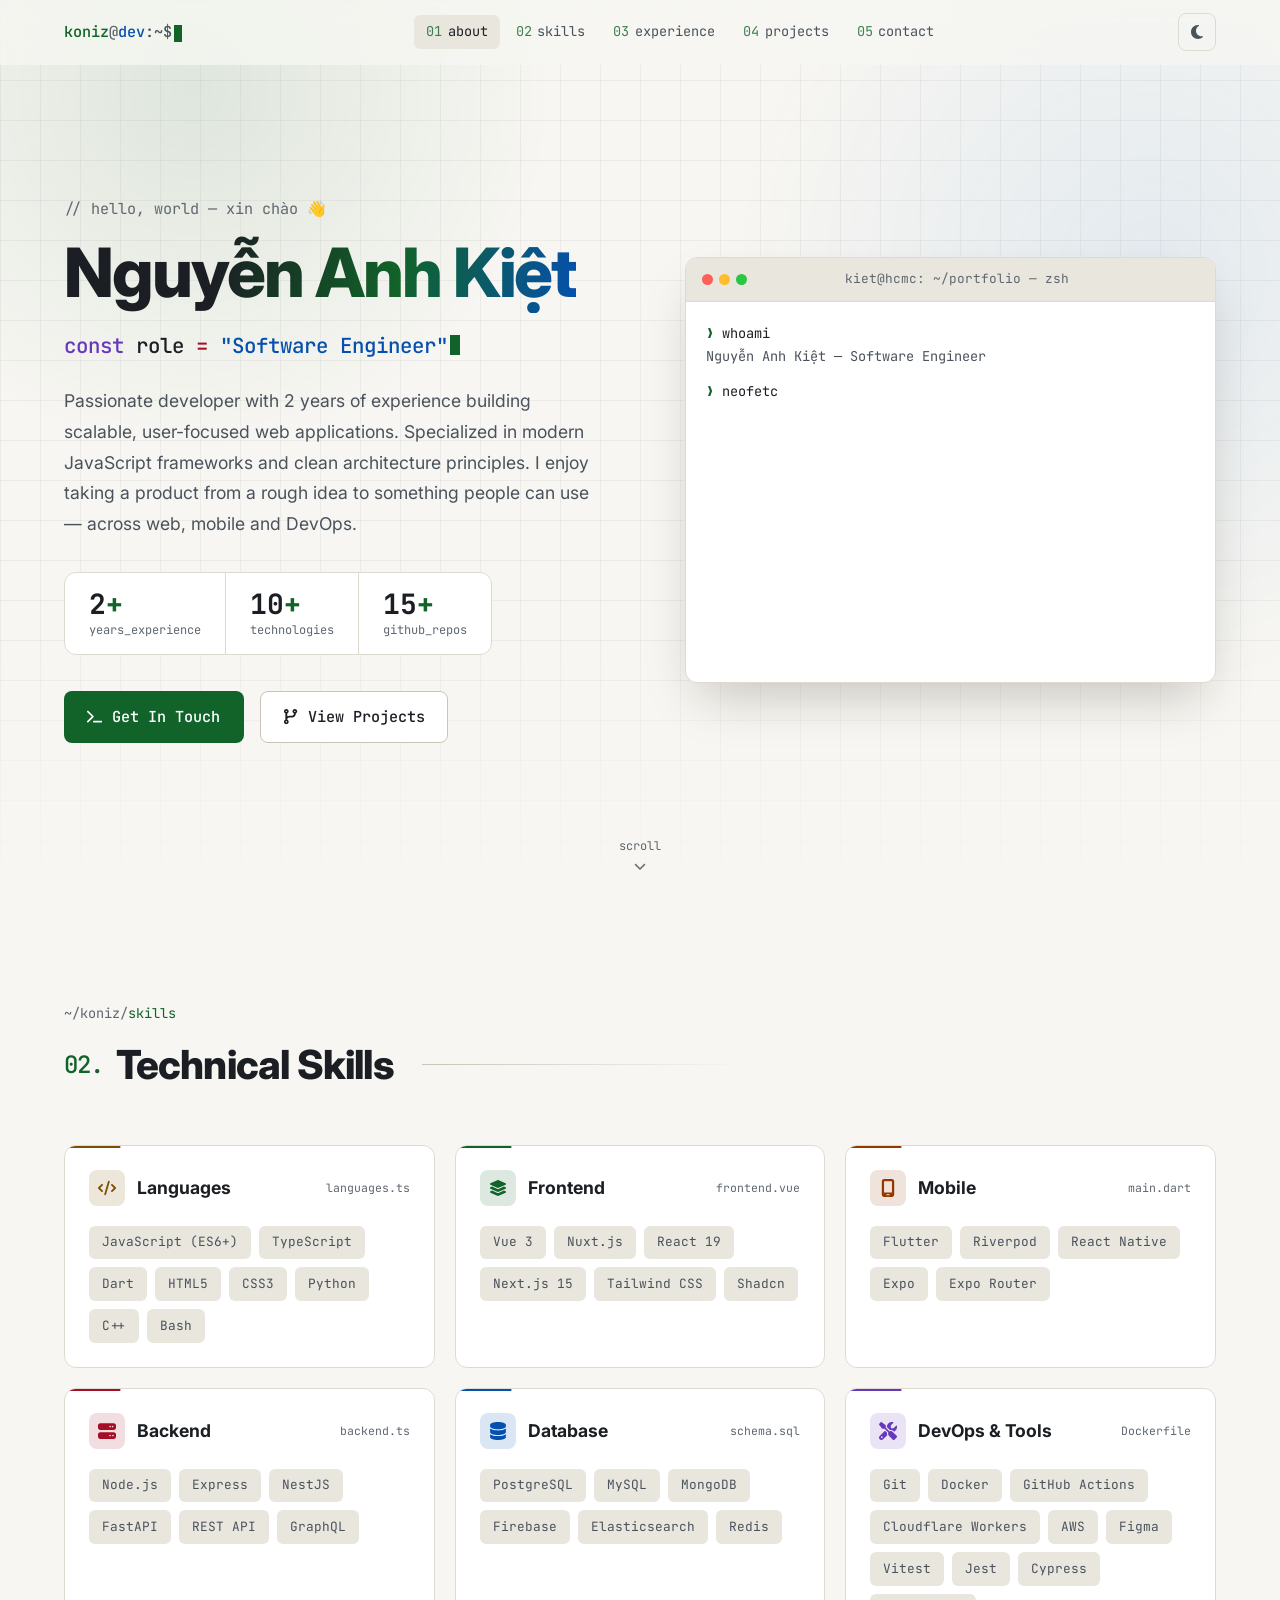
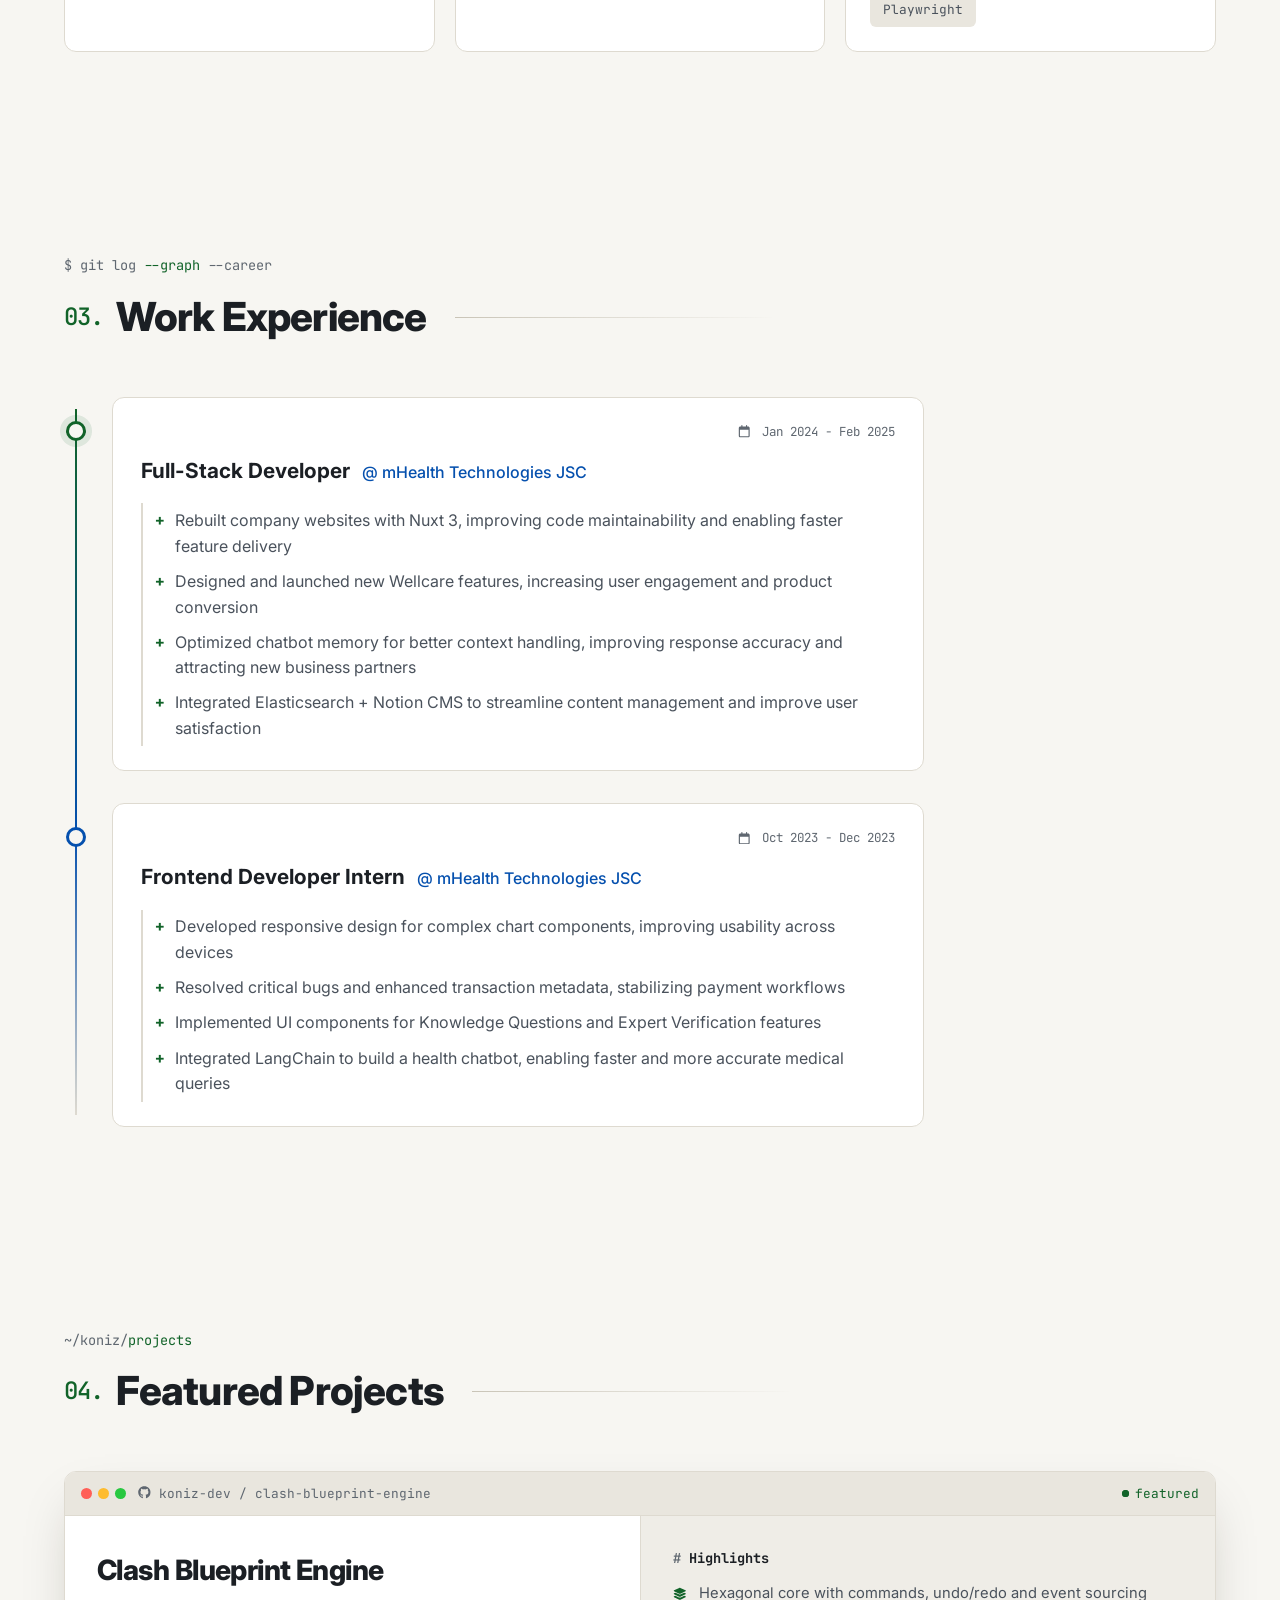
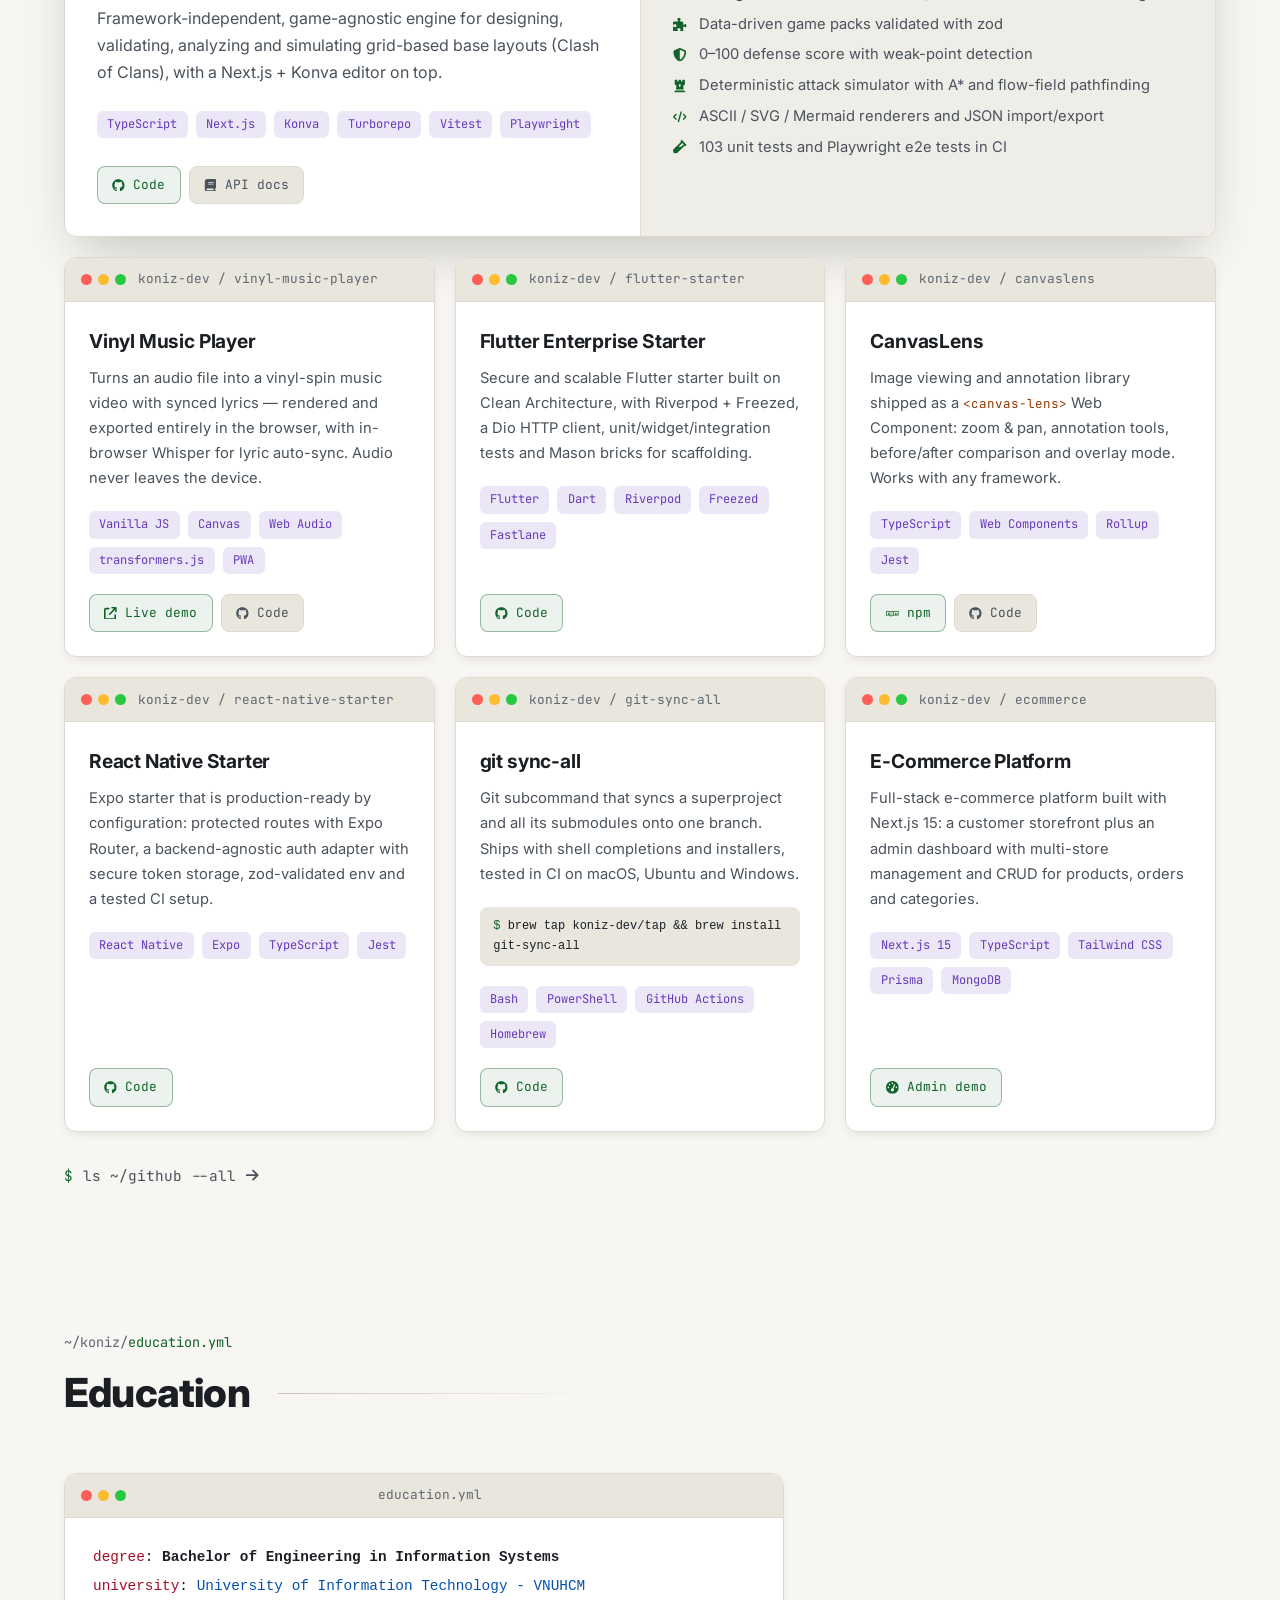
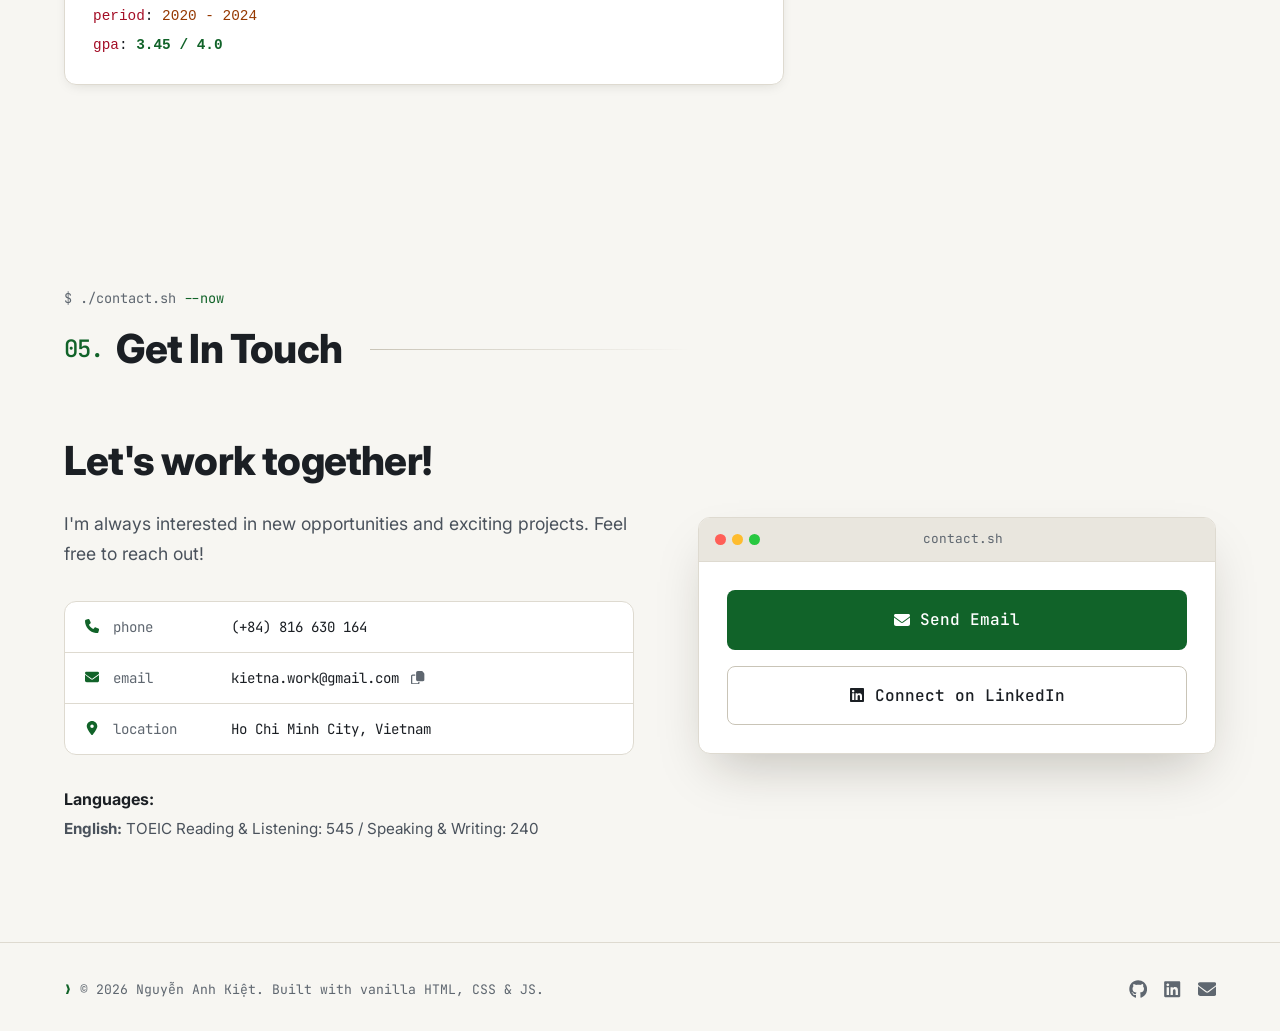
<file: index.html>
<!DOCTYPE html>
<html lang="en">
<head>
  <meta charset="UTF-8">
  <meta name="viewport" content="width=device-width, initial-scale=1.0">
  <title>Nguyễn Anh Kiệt - Software Engineer</title>
  <meta name="description" content="Nguyễn Anh Kiệt — Software Engineer building scalable, user-focused web applications with Vue, Nuxt, Next.js and Node.js.">
  <meta name="author" content="Nguyễn Anh Kiệt">
  <meta name="theme-color" content="#0b0f14">
  <link rel="canonical" href="https://koniz-dev.github.io/koniz-portfolio/">
  <link rel="icon" href="favicon.svg" type="image/svg+xml">
  <meta property="og:type" content="website">
  <meta property="og:url" content="https://koniz-dev.github.io/koniz-portfolio/">
  <meta property="og:title" content="Nguyễn Anh Kiệt - Software Engineer">
  <meta property="og:description" content="Software Engineer building scalable, user-focused web applications with Vue, Nuxt, Next.js and Node.js.">
  <meta property="og:image" content="https://koniz-dev.github.io/koniz-portfolio/og.jpg">
  <meta property="og:image:width" content="1200">
  <meta property="og:image:height" content="630">
  <meta property="og:image:alt" content="Nguyễn Anh Kiệt — Software Engineer">
  <meta name="twitter:card" content="summary_large_image">
  <script type="application/ld+json">
{
    "@context": "https://schema.org",
    "@type": "Person",
    "name": "Nguyễn Anh Kiệt",
    "alternateName": "Kiet Nguyen",
    "jobTitle": "Software Engineer",
    "url": "https://koniz-dev.github.io/koniz-portfolio/",
    "image": "https://koniz-dev.github.io/koniz-portfolio/avatar.jpg",
    "email": "mailto:kietna.work@gmail.com",
    "address": {
      "@type": "PostalAddress",
      "addressLocality": "Ho Chi Minh City",
      "addressCountry": "VN"
    },
    "alumniOf": {
      "@type": "CollegeOrUniversity",
      "name": "University of Information Technology - VNUHCM"
    },
    "knowsAbout": [
      "TypeScript",
      "Vue",
      "Nuxt",
      "React",
      "Next.js",
      "Node.js",
      "NestJS",
      "Flutter",
      "React Native",
      "Docker"
    ],
    "sameAs": [
      "https://github.com/koniz-dev",
      "https://www.linkedin.com/in/kiet-nguyen-583463276",
      "https://leetcode.com/koniz-dev/",
      "https://www.hackerrank.com/koniz_dev"
    ]
  }
  </script>
  <script>
    // Apply saved theme before paint to avoid a flash
    (function () {
      var theme = null;
      try { theme = localStorage.getItem('theme'); } catch (e) {}
      if (!theme) theme = window.matchMedia('(prefers-color-scheme: light)').matches ? 'light' : 'dark';
      document.documentElement.setAttribute('data-theme', theme);
      document.documentElement.classList.add('js');
    })();
  </script>
  <link rel="preconnect" href="https://fonts.googleapis.com">
  <link rel="preconnect" href="https://fonts.gstatic.com" crossorigin>
  <!-- Load web fonts without blocking first paint -->
  <link rel="preload" as="style" href="https://fonts.googleapis.com/css2?family=Inter:wght@400;500;700;800&family=JetBrains+Mono:wght@400;500;700&display=swap" onload="this.onload=null;this.rel='stylesheet'">
  <noscript><link rel="stylesheet" href="https://fonts.googleapis.com/css2?family=Inter:wght@400;500;700;800&family=JetBrains+Mono:wght@400;500;700&display=swap"></noscript>
  <link rel="stylesheet" href="./style.css">
</head>
<body>
  <!-- Icons: Font Awesome Free 6.4.0 by @fontawesome - https://fontawesome.com/license/free (Icons: CC BY 4.0) -->
  <svg width="0" height="0" style="position:absolute" aria-hidden="true">
    <symbol id="i-arrow-right" viewBox="0 0 448 512"><path d="M438.6 278.6c12.5-12.5 12.5-32.8 0-45.3l-160-160c-12.5-12.5-32.8-12.5-45.3 0s-12.5 32.8 0 45.3L338.8 224 32 224c-17.7 0-32 14.3-32 32s14.3 32 32 32l306.7 0L233.4 393.4c-12.5 12.5-12.5 32.8 0 45.3s32.8 12.5 45.3 0l160-160z"/></symbol>
    <symbol id="i-arrow-up" viewBox="0 0 384 512"><path d="M214.6 41.4c-12.5-12.5-32.8-12.5-45.3 0l-160 160c-12.5 12.5-12.5 32.8 0 45.3s32.8 12.5 45.3 0L160 141.2V448c0 17.7 14.3 32 32 32s32-14.3 32-32V141.2L329.4 246.6c12.5 12.5 32.8 12.5 45.3 0s12.5-32.8 0-45.3l-160-160z"/></symbol>
    <symbol id="i-arrow-up-right-from-square" viewBox="0 0 512 512"><path d="M320 0c-17.7 0-32 14.3-32 32s14.3 32 32 32h82.7L201.4 265.4c-12.5 12.5-12.5 32.8 0 45.3s32.8 12.5 45.3 0L448 109.3V192c0 17.7 14.3 32 32 32s32-14.3 32-32V32c0-17.7-14.3-32-32-32H320zM80 32C35.8 32 0 67.8 0 112V432c0 44.2 35.8 80 80 80H400c44.2 0 80-35.8 80-80V320c0-17.7-14.3-32-32-32s-32 14.3-32 32V432c0 8.8-7.2 16-16 16H80c-8.8 0-16-7.2-16-16V112c0-8.8 7.2-16 16-16H192c17.7 0 32-14.3 32-32s-14.3-32-32-32H80z"/></symbol>
    <symbol id="i-bars" viewBox="0 0 448 512"><path d="M0 96C0 78.3 14.3 64 32 64H416c17.7 0 32 14.3 32 32s-14.3 32-32 32H32C14.3 128 0 113.7 0 96zM0 256c0-17.7 14.3-32 32-32H416c17.7 0 32 14.3 32 32s-14.3 32-32 32H32c-17.7 0-32-14.3-32-32zM448 416c0 17.7-14.3 32-32 32H32c-17.7 0-32-14.3-32-32s14.3-32 32-32H416c17.7 0 32 14.3 32 32z"/></symbol>
    <symbol id="i-book" viewBox="0 0 448 512"><path d="M96 0C43 0 0 43 0 96V416c0 53 43 96 96 96H384h32c17.7 0 32-14.3 32-32s-14.3-32-32-32V384c17.7 0 32-14.3 32-32V32c0-17.7-14.3-32-32-32H384 96zm0 384H352v64H96c-17.7 0-32-14.3-32-32s14.3-32 32-32zm32-240c0-8.8 7.2-16 16-16H336c8.8 0 16 7.2 16 16s-7.2 16-16 16H144c-8.8 0-16-7.2-16-16zm16 48H336c8.8 0 16 7.2 16 16s-7.2 16-16 16H144c-8.8 0-16-7.2-16-16s7.2-16 16-16z"/></symbol>
    <symbol id="i-calendar" viewBox="0 0 448 512"><path d="M152 24c0-13.3-10.7-24-24-24s-24 10.7-24 24V64H64C28.7 64 0 92.7 0 128v16 48V448c0 35.3 28.7 64 64 64H384c35.3 0 64-28.7 64-64V192 144 128c0-35.3-28.7-64-64-64H344V24c0-13.3-10.7-24-24-24s-24 10.7-24 24V64H152V24zM48 192H400V448c0 8.8-7.2 16-16 16H64c-8.8 0-16-7.2-16-16V192z"/></symbol>
    <symbol id="i-chess-rook" viewBox="0 0 448 512"><path d="M32 192V48c0-8.8 7.2-16 16-16h64c8.8 0 16 7.2 16 16V88c0 4.4 3.6 8 8 8h32c4.4 0 8-3.6 8-8V48c0-8.8 7.2-16 16-16h64c8.8 0 16 7.2 16 16V88c0 4.4 3.6 8 8 8h32c4.4 0 8-3.6 8-8V48c0-8.8 7.2-16 16-16h64c8.8 0 16 7.2 16 16V192c0 10.1-4.7 19.6-12.8 25.6L352 256l16 144H80L96 256 44.8 217.6C36.7 211.6 32 202.1 32 192zm176 96h32c8.8 0 16-7.2 16-16V224c0-17.7-14.3-32-32-32s-32 14.3-32 32v48c0 8.8 7.2 16 16 16zM22.6 473.4L64 432H384l41.4 41.4c4.2 4.2 6.6 10 6.6 16c0 12.5-10.1 22.6-22.6 22.6H38.6C26.1 512 16 501.9 16 489.4c0-6 2.4-11.8 6.6-16z"/></symbol>
    <symbol id="i-chevron-down" viewBox="0 0 512 512"><path d="M233.4 406.6c12.5 12.5 32.8 12.5 45.3 0l192-192c12.5-12.5 12.5-32.8 0-45.3s-32.8-12.5-45.3 0L256 338.7 86.6 169.4c-12.5-12.5-32.8-12.5-45.3 0s-12.5 32.8 0 45.3l192 192z"/></symbol>
    <symbol id="i-code" viewBox="0 0 640 512"><path d="M392.8 1.2c-17-4.9-34.7 5-39.6 22l-128 448c-4.9 17 5 34.7 22 39.6s34.7-5 39.6-22l128-448c4.9-17-5-34.7-22-39.6zm80.6 120.1c-12.5 12.5-12.5 32.8 0 45.3L562.7 256l-89.4 89.4c-12.5 12.5-12.5 32.8 0 45.3s32.8 12.5 45.3 0l112-112c12.5-12.5 12.5-32.8 0-45.3l-112-112c-12.5-12.5-32.8-12.5-45.3 0zm-306.7 0c-12.5-12.5-32.8-12.5-45.3 0l-112 112c-12.5 12.5-12.5 32.8 0 45.3l112 112c12.5 12.5 32.8 12.5 45.3 0s12.5-32.8 0-45.3L77.3 256l89.4-89.4c12.5-12.5 12.5-32.8 0-45.3z"/></symbol>
    <symbol id="i-code-branch" viewBox="0 0 448 512"><path d="M80 104a24 24 0 1 0 0-48 24 24 0 1 0 0 48zm80-24c0 32.8-19.7 61-48 73.3v87.8c18.8-10.9 40.7-17.1 64-17.1h96c35.3 0 64-28.7 64-64v-6.7C307.7 141 288 112.8 288 80c0-44.2 35.8-80 80-80s80 35.8 80 80c0 32.8-19.7 61-48 73.3V160c0 70.7-57.3 128-128 128H176c-35.3 0-64 28.7-64 64v6.7c28.3 12.3 48 40.5 48 73.3c0 44.2-35.8 80-80 80s-80-35.8-80-80c0-32.8 19.7-61 48-73.3V352 153.3C19.7 141 0 112.8 0 80C0 35.8 35.8 0 80 0s80 35.8 80 80zm232 0a24 24 0 1 0 -48 0 24 24 0 1 0 48 0zM80 456a24 24 0 1 0 0-48 24 24 0 1 0 0 48z"/></symbol>
    <symbol id="i-copy" viewBox="0 0 512 512"><path d="M448 384H256c-35.3 0-64-28.7-64-64V64c0-35.3 28.7-64 64-64H396.1c12.7 0 24.9 5.1 33.9 14.1l67.9 67.9c9 9 14.1 21.2 14.1 33.9V320c0 35.3-28.7 64-64 64zM64 128h96v48H64c-8.8 0-16 7.2-16 16V448c0 8.8 7.2 16 16 16H256c8.8 0 16-7.2 16-16V416h48v32c0 35.3-28.7 64-64 64H64c-35.3 0-64-28.7-64-64V192c0-35.3 28.7-64 64-64z"/></symbol>
    <symbol id="i-database" viewBox="0 0 448 512"><path d="M448 80v48c0 44.2-100.3 80-224 80S0 172.2 0 128V80C0 35.8 100.3 0 224 0S448 35.8 448 80zM393.2 214.7c20.8-7.4 39.9-16.9 54.8-28.6V288c0 44.2-100.3 80-224 80S0 332.2 0 288V186.1c14.9 11.8 34 21.2 54.8 28.6C99.7 230.7 159.5 240 224 240s124.3-9.3 169.2-25.3zM0 346.1c14.9 11.8 34 21.2 54.8 28.6C99.7 390.7 159.5 400 224 400s124.3-9.3 169.2-25.3c20.8-7.4 39.9-16.9 54.8-28.6V432c0 44.2-100.3 80-224 80S0 476.2 0 432V346.1z"/></symbol>
    <symbol id="i-envelope" viewBox="0 0 512 512"><path d="M48 64C21.5 64 0 85.5 0 112c0 15.1 7.1 29.3 19.2 38.4L236.8 313.6c11.4 8.5 27 8.5 38.4 0L492.8 150.4c12.1-9.1 19.2-23.3 19.2-38.4c0-26.5-21.5-48-48-48H48zM0 176V384c0 35.3 28.7 64 64 64H448c35.3 0 64-28.7 64-64V176L294.4 339.2c-22.8 17.1-54 17.1-76.8 0L0 176z"/></symbol>
    <symbol id="i-gauge-high" viewBox="0 0 512 512"><path d="M0 256a256 256 0 1 1 512 0A256 256 0 1 1 0 256zM288 96a32 32 0 1 0 -64 0 32 32 0 1 0 64 0zM256 416c35.3 0 64-28.7 64-64c0-17.4-6.9-33.1-18.1-44.6L366 161.7c5.3-12.1-.2-26.3-12.3-31.6s-26.3 .2-31.6 12.3L257.9 288c-.6 0-1.3 0-1.9 0c-35.3 0-64 28.7-64 64s28.7 64 64 64zM176 144a32 32 0 1 0 -64 0 32 32 0 1 0 64 0zM96 288a32 32 0 1 0 0-64 32 32 0 1 0 0 64zm352-32a32 32 0 1 0 -64 0 32 32 0 1 0 64 0z"/></symbol>
    <symbol id="i-github" viewBox="0 0 496 512"><path d="M165.9 397.4c0 2-2.3 3.6-5.2 3.6-3.3.3-5.6-1.3-5.6-3.6 0-2 2.3-3.6 5.2-3.6 3-.3 5.6 1.3 5.6 3.6zm-31.1-4.5c-.7 2 1.3 4.3 4.3 4.9 2.6 1 5.6 0 6.2-2s-1.3-4.3-4.3-5.2c-2.6-.7-5.5.3-6.2 2.3zm44.2-1.7c-2.9.7-4.9 2.6-4.6 4.9.3 2 2.9 3.3 5.9 2.6 2.9-.7 4.9-2.6 4.6-4.6-.3-1.9-3-3.2-5.9-2.9zM244.8 8C106.1 8 0 113.3 0 252c0 110.9 69.8 205.8 169.5 239.2 12.8 2.3 17.3-5.6 17.3-12.1 0-6.2-.3-40.4-.3-61.4 0 0-70 15-84.7-29.8 0 0-11.4-29.1-27.8-36.6 0 0-22.9-15.7 1.6-15.4 0 0 24.9 2 38.6 25.8 21.9 38.6 58.6 27.5 72.9 20.9 2.3-16 8.8-27.1 16-33.7-55.9-6.2-112.3-14.3-112.3-110.5 0-27.5 7.6-41.3 23.6-58.9-2.6-6.5-11.1-33.3 2.6-67.9 20.9-6.5 69 27 69 27 20-5.6 41.5-8.5 62.8-8.5s42.8 2.9 62.8 8.5c0 0 48.1-33.6 69-27 13.7 34.7 5.2 61.4 2.6 67.9 16 17.7 25.8 31.5 25.8 58.9 0 96.5-58.9 104.2-114.8 110.5 9.2 7.9 17 22.9 17 46.4 0 33.7-.3 75.4-.3 83.6 0 6.5 4.6 14.4 17.3 12.1C428.2 457.8 496 362.9 496 252 496 113.3 383.5 8 244.8 8zM97.2 352.9c-1.3 1-1 3.3.7 5.2 1.6 1.6 3.9 2.3 5.2 1 1.3-1 1-3.3-.7-5.2-1.6-1.6-3.9-2.3-5.2-1zm-10.8-8.1c-.7 1.3.3 2.9 2.3 3.9 1.6 1 3.6.7 4.3-.7.7-1.3-.3-2.9-2.3-3.9-2-.6-3.6-.3-4.3.7zm32.4 35.6c-1.6 1.3-1 4.3 1.3 6.2 2.3 2.3 5.2 2.6 6.5 1 1.3-1.3.7-4.3-1.3-6.2-2.2-2.3-5.2-2.6-6.5-1zm-11.4-14.7c-1.6 1-1.6 3.6 0 5.9 1.6 2.3 4.3 3.3 5.6 2.3 1.6-1.3 1.6-3.9 0-6.2-1.4-2.3-4-3.3-5.6-2z"/></symbol>
    <symbol id="i-hackerrank" viewBox="0 0 512 512"><path d="M477.5 128C463 103.05 285.13 0 256.16 0S49.25 102.79 34.84 128s-14.49 230.8 0 256 192.38 128 221.32 128S463 409.08 477.49 384s14.51-231 .01-256zM316.13 414.22c-4 0-40.91-35.77-38-38.69.87-.87 6.26-1.48 17.55-1.83 0-26.23.59-68.59.94-86.32 0-2-.44-3.43-.44-5.85h-79.93c0 7.1-.46 36.2 1.37 72.88.23 4.54-1.58 6-5.74 5.94-10.13 0-20.27-.11-30.41-.08-4.1 0-5.87-1.53-5.74-6.11.92-33.44 3-84-.15-212.67v-3.17c-9.67-.35-16.38-1-17.26-1.84-2.92-2.92 34.54-38.69 38.49-38.69s41.17 35.78 38.27 38.69c-.87.87-7.9 1.49-16.77 1.84v3.16c-2.42 25.75-2 79.59-2.63 105.39h80.26c0-4.55.39-34.74-1.2-83.64-.1-3.39.95-5.17 4.21-5.2 11.07-.08 22.15-.13 33.23-.06 3.46 0 4.57 1.72 4.5 5.38C333 354.64 336 341.29 336 373.69c8.87.35 16.82 1 17.69 1.84 2.88 2.91-33.62 38.69-37.58 38.69z"/></symbol>
    <symbol id="i-layer-group" viewBox="0 0 576 512"><path d="M264.5 5.2c14.9-6.9 32.1-6.9 47 0l218.6 101c8.5 3.9 13.9 12.4 13.9 21.8s-5.4 17.9-13.9 21.8l-218.6 101c-14.9 6.9-32.1 6.9-47 0L45.9 149.8C37.4 145.8 32 137.3 32 128s5.4-17.9 13.9-21.8L264.5 5.2zM476.9 209.6l53.2 24.6c8.5 3.9 13.9 12.4 13.9 21.8s-5.4 17.9-13.9 21.8l-218.6 101c-14.9 6.9-32.1 6.9-47 0L45.9 277.8C37.4 273.8 32 265.3 32 256s5.4-17.9 13.9-21.8l53.2-24.6 152 70.2c23.4 10.8 50.4 10.8 73.8 0l152-70.2zm-152 198.2l152-70.2 53.2 24.6c8.5 3.9 13.9 12.4 13.9 21.8s-5.4 17.9-13.9 21.8l-218.6 101c-14.9 6.9-32.1 6.9-47 0L45.9 405.8C37.4 401.8 32 393.3 32 384s5.4-17.9 13.9-21.8l53.2-24.6 152 70.2c23.4 10.8 50.4 10.8 73.8 0z"/></symbol>
    <symbol id="i-linkedin" viewBox="0 0 448 512"><path d="M416 32H31.9C14.3 32 0 46.5 0 64.3v383.4C0 465.5 14.3 480 31.9 480H416c17.6 0 32-14.5 32-32.3V64.3c0-17.8-14.4-32.3-32-32.3zM135.4 416H69V202.2h66.5V416zm-33.2-243c-21.3 0-38.5-17.3-38.5-38.5S80.9 96 102.2 96c21.2 0 38.5 17.3 38.5 38.5 0 21.3-17.2 38.5-38.5 38.5zm282.1 243h-66.4V312c0-24.8-.5-56.7-34.5-56.7-34.6 0-39.9 27-39.9 54.9V416h-66.4V202.2h63.7v29.2h.9c8.9-16.8 30.6-34.5 62.9-34.5 67.2 0 79.7 44.3 79.7 101.9V416z"/></symbol>
    <symbol id="i-location-dot" viewBox="0 0 384 512"><path d="M215.7 499.2C267 435 384 279.4 384 192C384 86 298 0 192 0S0 86 0 192c0 87.4 117 243 168.3 307.2c12.3 15.3 35.1 15.3 47.4 0zM192 128a64 64 0 1 1 0 128 64 64 0 1 1 0-128z"/></symbol>
    <symbol id="i-mobile-screen" viewBox="0 0 384 512"><path d="M16 64C16 28.7 44.7 0 80 0H304c35.3 0 64 28.7 64 64V448c0 35.3-28.7 64-64 64H80c-35.3 0-64-28.7-64-64V64zM144 448c0 8.8 7.2 16 16 16h64c8.8 0 16-7.2 16-16s-7.2-16-16-16H160c-8.8 0-16 7.2-16 16zM304 64H80V384H304V64z"/></symbol>
    <symbol id="i-moon" viewBox="0 0 384 512"><path d="M223.5 32C100 32 0 132.3 0 256S100 480 223.5 480c60.6 0 115.5-24.2 155.8-63.4c5-4.9 6.3-12.5 3.1-18.7s-10.1-9.7-17-8.5c-9.8 1.7-19.8 2.6-30.1 2.6c-96.9 0-175.5-78.8-175.5-176c0-65.8 36-123.1 89.3-153.3c6.1-3.5 9.2-10.5 7.7-17.3s-7.3-11.9-14.3-12.5c-6.3-.5-12.6-.8-19-.8z"/></symbol>
    <symbol id="i-npm" viewBox="0 0 576 512"><path d="M288 288h-32v-64h32v64zm288-128v192H288v32H160v-32H0V160h576zm-416 32H32v128h64v-96h32v96h32V192zm160 0H192v160h64v-32h64V192zm224 0H352v128h64v-96h32v96h32v-96h32v96h32V192z"/></symbol>
    <symbol id="i-phone" viewBox="0 0 512 512"><path d="M164.9 24.6c-7.7-18.6-28-28.5-47.4-23.2l-88 24C12.1 30.2 0 46 0 64C0 311.4 200.6 512 448 512c18 0 33.8-12.1 38.6-29.5l24-88c5.3-19.4-4.6-39.7-23.2-47.4l-96-40c-16.3-6.8-35.2-2.1-46.3 11.6L304.7 368C234.3 334.7 177.3 277.7 144 207.3L193.3 167c13.7-11.2 18.4-30 11.6-46.3l-40-96z"/></symbol>
    <symbol id="i-puzzle-piece" viewBox="0 0 512 512"><path d="M192 104.8c0-9.2-5.8-17.3-13.2-22.8C167.2 73.3 160 61.3 160 48c0-26.5 28.7-48 64-48s64 21.5 64 48c0 13.3-7.2 25.3-18.8 34c-7.4 5.5-13.2 13.6-13.2 22.8v0c0 12.8 10.4 23.2 23.2 23.2H336c26.5 0 48 21.5 48 48v56.8c0 12.8 10.4 23.2 23.2 23.2v0c9.2 0 17.3-5.8 22.8-13.2c8.7-11.6 20.7-18.8 34-18.8c26.5 0 48 28.7 48 64s-21.5 64-48 64c-13.3 0-25.3-7.2-34-18.8c-5.5-7.4-13.6-13.2-22.8-13.2v0c-12.8 0-23.2 10.4-23.2 23.2V464c0 26.5-21.5 48-48 48H279.2c-12.8 0-23.2-10.4-23.2-23.2v0c0-9.2 5.8-17.3 13.2-22.8c11.6-8.7 18.8-20.7 18.8-34c0-26.5-28.7-48-64-48s-64 21.5-64 48c0 13.3 7.2 25.3 18.8 34c7.4 5.5 13.2 13.6 13.2 22.8v0c0 12.8-10.4 23.2-23.2 23.2H48c-26.5 0-48-21.5-48-48V343.2C0 330.4 10.4 320 23.2 320v0c9.2 0 17.3 5.8 22.8 13.2C54.7 344.8 66.7 352 80 352c26.5 0 48-28.7 48-64s-21.5-64-48-64c-13.3 0-25.3 7.2-34 18.8C40.5 250.2 32.4 256 23.2 256v0C10.4 256 0 245.6 0 232.8V176c0-26.5 21.5-48 48-48H168.8c12.8 0 23.2-10.4 23.2-23.2v0z"/></symbol>
    <symbol id="i-screwdriver-wrench" viewBox="0 0 512 512"><path d="M78.6 5C69.1-2.4 55.6-1.5 47 7L7 47c-8.5 8.5-9.4 22-2.1 31.6l80 104c4.5 5.9 11.6 9.4 19 9.4h54.1l109 109c-14.7 29-10 65.4 14.3 89.6l112 112c12.5 12.5 32.8 12.5 45.3 0l64-64c12.5-12.5 12.5-32.8 0-45.3l-112-112c-24.2-24.2-60.6-29-89.6-14.3l-109-109V104c0-7.5-3.5-14.5-9.4-19L78.6 5zM19.9 396.1C7.2 408.8 0 426.1 0 444.1C0 481.6 30.4 512 67.9 512c18 0 35.3-7.2 48-19.9L233.7 374.3c-7.8-20.9-9-43.6-3.6-65.1l-61.7-61.7L19.9 396.1zM512 144c0-10.5-1.1-20.7-3.2-30.5c-2.4-11.2-16.1-14.1-24.2-6l-63.9 63.9c-3 3-7.1 4.7-11.3 4.7H352c-8.8 0-16-7.2-16-16V102.6c0-4.2 1.7-8.3 4.7-11.3l63.9-63.9c8.1-8.1 5.2-21.8-6-24.2C388.7 1.1 378.5 0 368 0C288.5 0 224 64.5 224 144l0 .8 85.3 85.3c36-9.1 75.8 .5 104 28.7L429 274.5c49-23 83-72.8 83-130.5zM56 432a24 24 0 1 1 48 0 24 24 0 1 1 -48 0z"/></symbol>
    <symbol id="i-server" viewBox="0 0 512 512"><path d="M64 32C28.7 32 0 60.7 0 96v64c0 35.3 28.7 64 64 64H448c35.3 0 64-28.7 64-64V96c0-35.3-28.7-64-64-64H64zm280 72a24 24 0 1 1 0 48 24 24 0 1 1 0-48zm48 24a24 24 0 1 1 48 0 24 24 0 1 1 -48 0zM64 288c-35.3 0-64 28.7-64 64v64c0 35.3 28.7 64 64 64H448c35.3 0 64-28.7 64-64V352c0-35.3-28.7-64-64-64H64zm280 72a24 24 0 1 1 0 48 24 24 0 1 1 0-48zm56 24a24 24 0 1 1 48 0 24 24 0 1 1 -48 0z"/></symbol>
    <symbol id="i-shield-halved" viewBox="0 0 512 512"><path d="M256 0c4.6 0 9.2 1 13.4 2.9L457.7 82.8c22 9.3 38.4 31 38.3 57.2c-.5 99.2-41.3 280.7-213.6 363.2c-16.7 8-36.1 8-52.8 0C57.3 420.7 16.5 239.2 16 140c-.1-26.2 16.3-47.9 38.3-57.2L242.7 2.9C246.8 1 251.4 0 256 0zm0 66.8V444.8C394 378 431.1 230.1 432 141.4L256 66.8l0 0z"/></symbol>
    <symbol id="i-sun" viewBox="0 0 512 512"><path d="M361.5 1.2c5 2.1 8.6 6.6 9.6 11.9L391 121l107.9 19.8c5.3 1 9.8 4.6 11.9 9.6s1.5 10.7-1.6 15.2L446.9 256l62.3 90.3c3.1 4.5 3.7 10.2 1.6 15.2s-6.6 8.6-11.9 9.6L391 391 371.1 498.9c-1 5.3-4.6 9.8-9.6 11.9s-10.7 1.5-15.2-1.6L256 446.9l-90.3 62.3c-4.5 3.1-10.2 3.7-15.2 1.6s-8.6-6.6-9.6-11.9L121 391 13.1 371.1c-5.3-1-9.8-4.6-11.9-9.6s-1.5-10.7 1.6-15.2L65.1 256 2.8 165.7c-3.1-4.5-3.7-10.2-1.6-15.2s6.6-8.6 11.9-9.6L121 121 140.9 13.1c1-5.3 4.6-9.8 9.6-11.9s10.7-1.5 15.2 1.6L256 65.1 346.3 2.8c4.5-3.1 10.2-3.7 15.2-1.6zM160 256a96 96 0 1 1 192 0 96 96 0 1 1 -192 0zm224 0a128 128 0 1 0 -256 0 128 128 0 1 0 256 0z"/></symbol>
    <symbol id="i-terminal" viewBox="0 0 576 512"><path d="M9.4 86.6C-3.1 74.1-3.1 53.9 9.4 41.4s32.8-12.5 45.3 0l192 192c12.5 12.5 12.5 32.8 0 45.3l-192 192c-12.5 12.5-32.8 12.5-45.3 0s-12.5-32.8 0-45.3L178.7 256 9.4 86.6zM256 416H544c17.7 0 32 14.3 32 32s-14.3 32-32 32H256c-17.7 0-32-14.3-32-32s14.3-32 32-32z"/></symbol>
    <symbol id="i-user" viewBox="0 0 448 512"><path d="M224 256A128 128 0 1 0 224 0a128 128 0 1 0 0 256zm-45.7 48C79.8 304 0 383.8 0 482.3C0 498.7 13.3 512 29.7 512H418.3c16.4 0 29.7-13.3 29.7-29.7C448 383.8 368.2 304 269.7 304H178.3z"/></symbol>
    <symbol id="i-vial" viewBox="0 0 512 512"><path d="M342.6 9.4c-12.5-12.5-32.8-12.5-45.3 0s-12.5 32.8 0 45.3l9.4 9.4L28.1 342.6C10.1 360.6 0 385 0 410.5V416c0 53 43 96 96 96h5.5c25.5 0 49.9-10.1 67.9-28.1L448 205.3l9.4 9.4c12.5 12.5 32.8 12.5 45.3 0s12.5-32.8 0-45.3l-32-32-96-96-32-32zM205.3 256L352 109.3 402.7 160l-96 96H205.3z"/></symbol>
    <symbol id="i-xmark" viewBox="0 0 384 512"><path d="M342.6 150.6c12.5-12.5 12.5-32.8 0-45.3s-32.8-12.5-45.3 0L192 210.7 86.6 105.4c-12.5-12.5-32.8-12.5-45.3 0s-12.5 32.8 0 45.3L146.7 256 41.4 361.4c-12.5 12.5-12.5 32.8 0 45.3s32.8 12.5 45.3 0L192 301.3 297.4 406.6c12.5 12.5 32.8 12.5 45.3 0s12.5-32.8 0-45.3L237.3 256 342.6 150.6z"/></symbol>
  </svg>
  <div class="scroll-progress" id="scrollProgress"></div>
  <div class="bg-grid" aria-hidden="true"></div>

  <!-- Navigation -->
  <nav class="navbar" id="navbar">
    <div class="nav-container">
      <a href="#about" class="nav-brand" aria-label="koniz@dev:~$ — back to top">
        <span class="prompt-user">koniz</span><span class="prompt-at">@</span><span class="prompt-host">dev</span><span class="prompt-path">:~$</span><span class="cursor" aria-hidden="true"></span>
      </a>
      <div class="nav-links" id="navLinks">
        <a href="#about" class="nav-link"><span class="nav-num">01</span>about</a>
        <a href="#skills" class="nav-link"><span class="nav-num">02</span>skills</a>
        <a href="#experience" class="nav-link"><span class="nav-num">03</span>experience</a>
        <a href="#projects" class="nav-link"><span class="nav-num">04</span>projects</a>
        <a href="#contact" class="nav-link"><span class="nav-num">05</span>contact</a>
      </div>
      <div class="nav-actions">
        <button class="icon-btn theme-toggle" id="themeToggle" aria-label="Toggle theme">
          <svg class="icon" aria-hidden="true"><use href="#i-sun"/></svg>
        </button>
        <button class="icon-btn menu-toggle" id="menuToggle" aria-label="Open menu" aria-expanded="false" aria-controls="navLinks">
          <svg class="icon" aria-hidden="true"><use href="#i-bars"/></svg>
        </button>
      </div>
    </div>
  </nav>

  <main>
    <!-- Hero Section -->
    <section class="hero" id="about">
      <div class="container hero-content">
        <div class="hero-text">
          <p class="hero-comment">// hello, world — xin chào 👋</p>
          <h1 class="hero-title">
            <span class="hero-name">Nguyễn Anh Kiệt</span>
          </h1>
          <h2 class="hero-subtitle">
            <span class="kw">const</span> role <span class="op">=</span>
            <span class="str">"<span id="typedRole">Software Engineer</span>"</span><span class="cursor cursor-inline" aria-hidden="true"></span>
          </h2>
          <p class="hero-description">
            Passionate developer with 2 years of experience building scalable, user-focused web applications.
            Specialized in modern JavaScript frameworks and clean architecture principles.
            I enjoy taking a product from a rough idea to something people can use — across web, mobile and DevOps.
          </p>
          <div class="hero-stats">
            <div class="stat">
              <span class="stat-number" data-count="2">2</span><span class="stat-plus">+</span>
              <span class="stat-label">years_experience</span>
            </div>
            <div class="stat">
              <span class="stat-number" data-count="10">10</span><span class="stat-plus">+</span>
              <span class="stat-label">technologies</span>
            </div>
            <div class="stat">
              <span class="stat-number" data-count="15">15</span><span class="stat-plus">+</span>
              <span class="stat-label">github_repos</span>
            </div>
          </div>
          <div class="hero-actions">
            <a href="#contact" class="btn btn-primary">
              <svg class="icon" aria-hidden="true"><use href="#i-terminal"/></svg>
              Get In Touch
            </a>
            <a href="#projects" class="btn btn-secondary">
              <svg class="icon" aria-hidden="true"><use href="#i-code-branch"/></svg>
              View Projects
            </a>
          </div>
        </div>

        <div class="hero-terminal">
          <div class="window terminal">
            <div class="window-bar">
              <span class="dots"><i></i><i></i><i></i></span>
              <span class="window-title">kiet@hcmc: ~/portfolio — zsh</span>
            </div>
            <div class="terminal-body" id="terminalBody">
              <div class="term-line"><span class="t-prompt">❯</span> <span class="t-cmd" data-type="whoami"></span></div>
              <div class="term-out" data-step="1">Nguyễn Anh Kiệt — Software Engineer</div>
              <div class="term-line" data-step="2"><span class="t-prompt">❯</span> <span class="t-cmd" data-type="neofetch"></span></div>
              <div class="term-out neofetch" data-step="3">
                <div class="profile-avatar">
                  <img src="avatar.jpg" srcset="avatar-128.jpg 128w, avatar.jpg 256w" sizes="(max-width: 480px) 88px, 112px" alt="Nguyễn Anh Kiệt" class="avatar-image" width="256" height="256" decoding="async" onerror="this.style.display='none'; this.nextElementSibling.style.display='flex';">
                  <div class="avatar-fallback" style="display: none;">
                    <svg class="icon" aria-hidden="true"><use href="#i-user"/></svg>
                  </div>
                </div>
                <div class="neo-info">
                  <div class="neo-head"><span class="c-green">kiet</span>@<span class="c-blue">koniz-dev</span></div>
                  <div class="neo-rule">-------------------</div>
                  <div><span class="neo-key">Role</span>: Software Engineer</div>
                  <div><span class="neo-key">Location</span>: Ho Chi Minh City, VN</div>
                  <div><span class="neo-key">Uptime</span>: 2+ years</div>
                  <div><span class="neo-key">Shell</span>: TypeScript</div>
                  <div><span class="neo-key">Stack</span>: Vue · Nuxt · Next · Nest · Flutter</div>
                  <div><span class="neo-key">Learning</span>: DevOps · AWS</div>
                  <div class="neo-palette"><i></i><i></i><i></i><i></i><i></i><i></i></div>
                </div>
              </div>
              <div class="term-line" data-step="4"><span class="t-prompt">❯</span> <span class="t-cmd" data-type="ls ./socials"></span></div>
              <div class="term-out social-links" data-step="5">
                <a href="https://github.com/koniz-dev" target="_blank" rel="noopener" class="social-link">
                  <svg class="icon" aria-hidden="true"><use href="#i-github"/></svg> github
                </a>
                <a href="https://www.linkedin.com/in/kiet-nguyen-583463276" target="_blank" rel="noopener" class="social-link">
                  <svg class="icon" aria-hidden="true"><use href="#i-linkedin"/></svg> linkedin
                </a>
                <a href="mailto:kietna.work@gmail.com" class="social-link">
                  <svg class="icon" aria-hidden="true"><use href="#i-envelope"/></svg> email
                </a>
                <a href="https://leetcode.com/koniz-dev/" target="_blank" rel="noopener" class="social-link">
                  <svg class="icon" aria-hidden="true"><use href="#i-code"/></svg> leetcode
                </a>
                <a href="https://www.hackerrank.com/koniz_dev" target="_blank" rel="noopener" class="social-link">
                  <svg class="icon" aria-hidden="true"><use href="#i-hackerrank"/></svg> hackerrank
                </a>
              </div>
              <div class="term-line" data-step="6"><span class="t-prompt">❯</span> <span class="cursor" aria-hidden="true"></span></div>
            </div>
          </div>
        </div>
      </div>
      <a href="#skills" class="scroll-hint" aria-label="Scroll to skills">
        <span>scroll</span>
        <svg class="icon" aria-hidden="true"><use href="#i-chevron-down"/></svg>
      </a>
    </section>

    <!-- Skills Section -->
    <section class="skills-section" id="skills">
      <div class="container">
        <header class="section-header reveal">
          <span class="section-path">~/koniz/<span class="c-accent">skills</span></span>
          <h2 class="section-title"><span class="section-num">02.</span> Technical Skills</h2>
        </header>
        <div class="skills-grid">
          <div class="skill-category reveal" style="--accent: var(--c-yellow)">
            <h3 class="category-title">
              <svg class="icon" aria-hidden="true"><use href="#i-code"/></svg>
              Languages
              <span class="file-ext">languages.ts</span>
            </h3>
            <div class="skill-tags">
              <span class="skill-tag">JavaScript (ES6+)</span>
              <span class="skill-tag">TypeScript</span>
              <span class="skill-tag">Dart</span>
              <span class="skill-tag">HTML5</span>
              <span class="skill-tag">CSS3</span>
              <span class="skill-tag">Python</span>
              <span class="skill-tag">C++</span>
              <span class="skill-tag">Bash</span>
            </div>
          </div>

          <div class="skill-category reveal" style="--accent: var(--c-green)">
            <h3 class="category-title">
              <svg class="icon" aria-hidden="true"><use href="#i-layer-group"/></svg>
              Frontend
              <span class="file-ext">frontend.vue</span>
            </h3>
            <div class="skill-tags">
              <span class="skill-tag">Vue 3</span>
              <span class="skill-tag">Nuxt.js</span>
              <span class="skill-tag">React 19</span>
              <span class="skill-tag">Next.js 15</span>
              <span class="skill-tag">Tailwind CSS</span>
              <span class="skill-tag">Shadcn</span>
            </div>
          </div>

          <div class="skill-category reveal" style="--accent: var(--c-orange)">
            <h3 class="category-title">
              <svg class="icon" aria-hidden="true"><use href="#i-mobile-screen"/></svg>
              Mobile
              <span class="file-ext">main.dart</span>
            </h3>
            <div class="skill-tags">
              <span class="skill-tag">Flutter</span>
              <span class="skill-tag">Riverpod</span>
              <span class="skill-tag">React Native</span>
              <span class="skill-tag">Expo</span>
              <span class="skill-tag">Expo Router</span>
            </div>
          </div>

          <div class="skill-category reveal" style="--accent: var(--c-pink)">
            <h3 class="category-title">
              <svg class="icon" aria-hidden="true"><use href="#i-server"/></svg>
              Backend
              <span class="file-ext">backend.ts</span>
            </h3>
            <div class="skill-tags">
              <span class="skill-tag">Node.js</span>
              <span class="skill-tag">Express</span>
              <span class="skill-tag">NestJS</span>
              <span class="skill-tag">FastAPI</span>
              <span class="skill-tag">REST API</span>
              <span class="skill-tag">GraphQL</span>
            </div>
          </div>

          <div class="skill-category reveal" style="--accent: var(--c-blue)">
            <h3 class="category-title">
              <svg class="icon" aria-hidden="true"><use href="#i-database"/></svg>
              Database
              <span class="file-ext">schema.sql</span>
            </h3>
            <div class="skill-tags">
              <span class="skill-tag">PostgreSQL</span>
              <span class="skill-tag">MySQL</span>
              <span class="skill-tag">MongoDB</span>
              <span class="skill-tag">Firebase</span>
              <span class="skill-tag">Elasticsearch</span>
              <span class="skill-tag">Redis</span>
            </div>
          </div>

          <div class="skill-category reveal" style="--accent: var(--c-purple)">
            <h3 class="category-title">
              <svg class="icon" aria-hidden="true"><use href="#i-screwdriver-wrench"/></svg>
              DevOps &amp; Tools
              <span class="file-ext">Dockerfile</span>
            </h3>
            <div class="skill-tags">
              <span class="skill-tag">Git</span>
              <span class="skill-tag">Docker</span>
              <span class="skill-tag">GitHub Actions</span>
              <span class="skill-tag">Cloudflare Workers</span>
              <span class="skill-tag">AWS</span>
              <span class="skill-tag">Figma</span>
              <span class="skill-tag">Vitest</span>
              <span class="skill-tag">Jest</span>
              <span class="skill-tag">Cypress</span>
              <span class="skill-tag">Playwright</span>
            </div>
          </div>
        </div>
      </div>
    </section>

    <!-- Experience Section -->
    <section class="experience-section" id="experience">
      <div class="container">
        <header class="section-header reveal">
          <span class="section-path">$ git log <span class="c-accent">--graph</span> --career</span>
          <h2 class="section-title"><span class="section-num">03.</span> Work Experience</h2>
        </header>
        <div class="timeline">
          <article class="timeline-item reveal">
            <div class="timeline-marker"></div>
            <div class="timeline-content">
              <div class="commit-meta">
                <span class="duration"><svg class="icon" aria-hidden="true"><use href="#i-calendar"/></svg> Jan 2024 - Feb 2025</span>
              </div>
              <div class="timeline-header">
                <h3 class="job-title">Full-Stack Developer</h3>
                <span class="company">@ mHealth Technologies JSC</span>
              </div>
              <ul class="job-achievements">
                <li>Rebuilt company websites with Nuxt 3, improving code maintainability and enabling faster feature delivery</li>
                <li>Designed and launched new Wellcare features, increasing user engagement and product conversion</li>
                <li>Optimized chatbot memory for better context handling, improving response accuracy and attracting new business partners</li>
                <li>Integrated Elasticsearch + Notion CMS to streamline content management and improve user satisfaction</li>
              </ul>
            </div>
          </article>

          <article class="timeline-item reveal">
            <div class="timeline-marker"></div>
            <div class="timeline-content">
              <div class="commit-meta">
                <span class="duration"><svg class="icon" aria-hidden="true"><use href="#i-calendar"/></svg> Oct 2023 - Dec 2023</span>
              </div>
              <div class="timeline-header">
                <h3 class="job-title">Frontend Developer Intern</h3>
                <span class="company">@ mHealth Technologies JSC</span>
              </div>
              <ul class="job-achievements">
                <li>Developed responsive design for complex chart components, improving usability across devices</li>
                <li>Resolved critical bugs and enhanced transaction metadata, stabilizing payment workflows</li>
                <li>Implemented UI components for Knowledge Questions and Expert Verification features</li>
                <li>Integrated LangChain to build a health chatbot, enabling faster and more accurate medical queries</li>
              </ul>
            </div>
          </article>
        </div>
      </div>
    </section>

    <!-- Projects Section -->
    <section class="projects-section" id="projects">
      <div class="container">
        <header class="section-header reveal">
          <span class="section-path">~/koniz/<span class="c-accent">projects</span></span>
          <h2 class="section-title"><span class="section-num">04.</span> Featured Projects</h2>
        </header>

        <article class="project-card window reveal">
          <div class="window-bar">
            <span class="dots"><i></i><i></i><i></i></span>
            <span class="window-title"><svg class="icon" aria-hidden="true"><use href="#i-github"/></svg> koniz-dev / clash-blueprint-engine</span>
            <span class="badge-live"><i></i> featured</span>
          </div>
          <div class="project-body">
            <div class="project-main">
              <h3 class="project-title">Clash Blueprint Engine</h3>
              <p class="project-description">
                Framework-independent, game-agnostic engine for designing, validating, analyzing and simulating grid-based base layouts (Clash of Clans), with a Next.js + Konva editor on top.
              </p>
              <div class="project-tech">
                <span class="tech-tag">TypeScript</span>
                <span class="tech-tag">Next.js</span>
                <span class="tech-tag">Konva</span>
                <span class="tech-tag">Turborepo</span>
                <span class="tech-tag">Vitest</span>
                <span class="tech-tag">Playwright</span>
              </div>
              <div class="project-links">
                <a href="https://github.com/koniz-dev/clash-blueprint-engine" target="_blank" rel="noopener" class="project-link project-link-primary">
                  <svg class="icon" aria-hidden="true"><use href="#i-github"/></svg>
                  <span>Code</span>
                </a>
                <a href="https://koniz-dev.github.io/clash-blueprint-engine/" target="_blank" rel="noopener" class="project-link">
                  <svg class="icon" aria-hidden="true"><use href="#i-book"/></svg>
                  <span>API docs</span>
                </a>
              </div>
            </div>

            <div class="project-features">
              <h4><span class="c-muted">#</span> Highlights</h4>
              <ul class="feature-list">
                <li><svg class="icon" aria-hidden="true"><use href="#i-layer-group"/></svg> Hexagonal core with commands, undo/redo and event sourcing</li>
                <li><svg class="icon" aria-hidden="true"><use href="#i-puzzle-piece"/></svg> Data-driven game packs validated with zod</li>
                <li><svg class="icon" aria-hidden="true"><use href="#i-shield-halved"/></svg> 0–100 defense score with weak-point detection</li>
                <li><svg class="icon" aria-hidden="true"><use href="#i-chess-rook"/></svg> Deterministic attack simulator with A* and flow-field pathfinding</li>
                <li><svg class="icon" aria-hidden="true"><use href="#i-code"/></svg> ASCII / SVG / Mermaid renderers and JSON import/export</li>
                <li><svg class="icon" aria-hidden="true"><use href="#i-vial"/></svg> 103 unit tests and Playwright e2e tests in CI</li>
              </ul>
            </div>
          </div>
        </article>

        <div class="projects-grid">
          <article class="project-tile window reveal">
            <div class="window-bar">
              <span class="dots"><i></i><i></i><i></i></span>
              <span class="window-title">koniz-dev / vinyl-music-player</span>
            </div>
            <div class="tile-body">
              <h3 class="tile-title">Vinyl Music Player</h3>
              <p class="project-description">Turns an audio file into a vinyl-spin music video with synced lyrics — rendered and exported entirely in the browser, with in-browser Whisper for lyric auto-sync. Audio never leaves the device.</p>
              <div class="project-tech">
                <span class="tech-tag">Vanilla JS</span>
                <span class="tech-tag">Canvas</span>
                <span class="tech-tag">Web Audio</span>
                <span class="tech-tag">transformers.js</span>
                <span class="tech-tag">PWA</span>
              </div>
              <div class="project-links">
                <a href="https://koniz-dev.github.io/vinyl-music-player/" target="_blank" rel="noopener" class="project-link project-link-primary">
                  <svg class="icon" aria-hidden="true"><use href="#i-arrow-up-right-from-square"/></svg>
                  <span>Live demo</span>
                </a>
                <a href="https://github.com/koniz-dev/vinyl-music-player" target="_blank" rel="noopener" class="project-link">
                  <svg class="icon" aria-hidden="true"><use href="#i-github"/></svg>
                  <span>Code</span>
                </a>
              </div>
            </div>
          </article>

          <article class="project-tile window reveal">
            <div class="window-bar">
              <span class="dots"><i></i><i></i><i></i></span>
              <span class="window-title">koniz-dev / flutter-starter</span>
            </div>
            <div class="tile-body">
              <h3 class="tile-title">Flutter Enterprise Starter</h3>
              <p class="project-description">Secure and scalable Flutter starter built on Clean Architecture, with Riverpod + Freezed, a Dio HTTP client, unit/widget/integration tests and Mason bricks for scaffolding.</p>
              <div class="project-tech">
                <span class="tech-tag">Flutter</span>
                <span class="tech-tag">Dart</span>
                <span class="tech-tag">Riverpod</span>
                <span class="tech-tag">Freezed</span>
                <span class="tech-tag">Fastlane</span>
              </div>
              <div class="project-links">
                <a href="https://github.com/koniz-dev/flutter-starter" target="_blank" rel="noopener" class="project-link project-link-primary">
                  <svg class="icon" aria-hidden="true"><use href="#i-github"/></svg>
                  <span>Code</span>
                </a>
              </div>
            </div>
          </article>

          <article class="project-tile window reveal">
            <div class="window-bar">
              <span class="dots"><i></i><i></i><i></i></span>
              <span class="window-title">koniz-dev / canvaslens</span>
            </div>
            <div class="tile-body">
              <h3 class="tile-title">CanvasLens</h3>
              <p class="project-description">Image viewing and annotation library shipped as a <code>&lt;canvas-lens&gt;</code> Web Component: zoom &amp; pan, annotation tools, before/after comparison and overlay mode. Works with any framework.</p>
              <div class="project-tech">
                <span class="tech-tag">TypeScript</span>
                <span class="tech-tag">Web Components</span>
                <span class="tech-tag">Rollup</span>
                <span class="tech-tag">Jest</span>
              </div>
              <div class="project-links">
                <a href="https://www.npmjs.com/package/@koniz-dev/canvaslens" target="_blank" rel="noopener" class="project-link project-link-primary">
                  <svg class="icon" aria-hidden="true"><use href="#i-npm"/></svg>
                  <span>npm</span>
                </a>
                <a href="https://github.com/koniz-dev/canvaslens" target="_blank" rel="noopener" class="project-link">
                  <svg class="icon" aria-hidden="true"><use href="#i-github"/></svg>
                  <span>Code</span>
                </a>
              </div>
            </div>
          </article>

          <article class="project-tile window reveal">
            <div class="window-bar">
              <span class="dots"><i></i><i></i><i></i></span>
              <span class="window-title">koniz-dev / react-native-starter</span>
            </div>
            <div class="tile-body">
              <h3 class="tile-title">React Native Starter</h3>
              <p class="project-description">Expo starter that is production-ready by configuration: protected routes with Expo Router, a backend-agnostic auth adapter with secure token storage, zod-validated env and a tested CI setup.</p>
              <div class="project-tech">
                <span class="tech-tag">React Native</span>
                <span class="tech-tag">Expo</span>
                <span class="tech-tag">TypeScript</span>
                <span class="tech-tag">Jest</span>
              </div>
              <div class="project-links">
                <a href="https://github.com/koniz-dev/react-native-starter" target="_blank" rel="noopener" class="project-link project-link-primary">
                  <svg class="icon" aria-hidden="true"><use href="#i-github"/></svg>
                  <span>Code</span>
                </a>
              </div>
            </div>
          </article>

          <article class="project-tile window reveal">
            <div class="window-bar">
              <span class="dots"><i></i><i></i><i></i></span>
              <span class="window-title">koniz-dev / git-sync-all</span>
            </div>
            <div class="tile-body">
              <h3 class="tile-title">git sync-all</h3>
              <p class="project-description">Git subcommand that syncs a superproject and all its submodules onto one branch. Ships with shell completions and installers, tested in CI on macOS, Ubuntu and Windows.</p>
              <pre class="install"><code><span class="c-green">$</span> brew tap koniz-dev/tap &amp;&amp; brew install git-sync-all</code></pre>
              <div class="project-tech">
                <span class="tech-tag">Bash</span>
                <span class="tech-tag">PowerShell</span>
                <span class="tech-tag">GitHub Actions</span>
                <span class="tech-tag">Homebrew</span>
              </div>
              <div class="project-links">
                <a href="https://github.com/koniz-dev/git-sync-all" target="_blank" rel="noopener" class="project-link project-link-primary">
                  <svg class="icon" aria-hidden="true"><use href="#i-github"/></svg>
                  <span>Code</span>
                </a>
              </div>
            </div>
          </article>

          <article class="project-tile window reveal">
            <div class="window-bar">
              <span class="dots"><i></i><i></i><i></i></span>
              <span class="window-title">koniz-dev / ecommerce</span>
            </div>
            <div class="tile-body">
              <h3 class="tile-title">E-Commerce Platform</h3>
              <p class="project-description">Full-stack e-commerce platform built with Next.js 15: a customer storefront plus an admin dashboard with multi-store management and CRUD for products, orders and categories.</p>
              <div class="project-tech">
                <span class="tech-tag">Next.js 15</span>
                <span class="tech-tag">TypeScript</span>
                <span class="tech-tag">Tailwind CSS</span>
                <span class="tech-tag">Prisma</span>
                <span class="tech-tag">MongoDB</span>
              </div>
              <div class="project-links">
                <a href="https://ecommerce-admin-chi-ten.vercel.app" target="_blank" rel="noopener" class="project-link project-link-primary">
                  <svg class="icon" aria-hidden="true"><use href="#i-gauge-high"/></svg>
                  <span>Admin demo</span>
                </a>
              </div>
            </div>
          </article>
        </div>

        <a href="https://github.com/koniz-dev?tab=repositories" target="_blank" rel="noopener" class="more-link reveal">
          <span class="c-green">$</span> ls ~/github --all <svg class="icon" aria-hidden="true"><use href="#i-arrow-right"/></svg>
        </a>
      </div>
    </section>

    <!-- Education Section -->
    <section class="education-section" id="education">
      <div class="container">
        <header class="section-header reveal">
          <span class="section-path">~/koniz/<span class="c-accent">education.yml</span></span>
          <h2 class="section-title">Education</h2>
        </header>
        <div class="education-card window reveal">
          <div class="window-bar">
            <span class="dots"><i></i><i></i><i></i></span>
            <span class="window-title">education.yml</span>
          </div>
          <pre class="yaml"><code><span class="y-key">degree</span>: <span class="degree">Bachelor of Engineering in Information Systems</span>
<span class="y-key">university</span>: <span class="university">University of Information Technology - VNUHCM</span>
<span class="y-key">period</span>: <span class="graduation">2020 - 2024</span>
<span class="y-key">gpa</span>: <span class="gpa">3.45 / 4.0</span></code></pre>
        </div>
      </div>
    </section>

    <!-- Contact Section -->
    <section class="contact-section" id="contact">
      <div class="container">
        <header class="section-header reveal">
          <span class="section-path">$ ./contact.sh <span class="c-accent">--now</span></span>
          <h2 class="section-title"><span class="section-num">05.</span> Get In Touch</h2>
        </header>
        <div class="contact-content">
          <div class="contact-info reveal">
            <h3>Let's work together!</h3>
            <p>I'm always interested in new opportunities and exciting projects. Feel free to reach out!</p>
            <dl class="contact-details">
              <div class="contact-item">
                <dt><svg class="icon" aria-hidden="true"><use href="#i-phone"/></svg> phone</dt>
                <dd><a href="tel:+84816630164">(+84) 816 630 164</a></dd>
              </div>
              <div class="contact-item">
                <dt><svg class="icon" aria-hidden="true"><use href="#i-envelope"/></svg> email</dt>
                <dd>
                  <a href="mailto:kietna.work@gmail.com">kietna.work@gmail.com</a>
                  <button class="copy-btn" data-copy="kietna.work@gmail.com" aria-label="Copy email"><svg class="icon" aria-hidden="true"><use href="#i-copy"/></svg></button>
                </dd>
              </div>
              <div class="contact-item">
                <dt><svg class="icon" aria-hidden="true"><use href="#i-location-dot"/></svg> location</dt>
                <dd>Ho Chi Minh City, Vietnam</dd>
              </div>
            </dl>
            <div class="contact-languages">
              <h4>Languages:</h4>
              <p><strong>English:</strong> TOEIC Reading &amp; Listening: 545 / Speaking &amp; Writing: 240</p>
            </div>
          </div>
          <div class="contact-actions reveal">
            <div class="window contact-terminal">
              <div class="window-bar">
                <span class="dots"><i></i><i></i><i></i></span>
                <span class="window-title">contact.sh</span>
              </div>
              <div class="contact-terminal-body">
                <a href="mailto:kietna.work@gmail.com" class="btn btn-primary btn-large">
                  <svg class="icon" aria-hidden="true"><use href="#i-envelope"/></svg>
                  Send Email
                </a>
                <a href="https://www.linkedin.com/in/kiet-nguyen-583463276" target="_blank" rel="noopener" class="btn btn-secondary btn-large">
                  <svg class="icon" aria-hidden="true"><use href="#i-linkedin"/></svg>
                  Connect on LinkedIn
                </a>
              </div>
            </div>
          </div>
        </div>
      </div>
    </section>
  </main>

  <!-- Scroll to Top Button -->
  <button class="scroll-to-top" id="scrollToTop" title="Scroll to top" aria-label="Scroll to top">
    <svg class="icon" aria-hidden="true"><use href="#i-arrow-up"/></svg>
  </button>

  <div class="toast" id="toast" role="status" aria-live="polite"></div>

  <!-- Footer -->
  <footer class="footer">
    <div class="container">
      <div class="footer-content">
        <p><span class="c-green">❯</span> &copy; <span id="year">2024</span> Nguyễn Anh Kiệt. Built with vanilla HTML, CSS &amp; JS.</p>
        <div class="footer-links">
          <a href="https://github.com/koniz-dev" target="_blank" rel="noopener" aria-label="GitHub">
            <svg class="icon" aria-hidden="true"><use href="#i-github"/></svg>
          </a>
          <a href="https://www.linkedin.com/in/kiet-nguyen-583463276" target="_blank" rel="noopener" aria-label="LinkedIn">
            <svg class="icon" aria-hidden="true"><use href="#i-linkedin"/></svg>
          </a>
          <a href="mailto:kietna.work@gmail.com" aria-label="Email">
            <svg class="icon" aria-hidden="true"><use href="#i-envelope"/></svg>
          </a>
        </div>
      </div>
    </div>
  </footer>

  <script>
    const root = document.documentElement;
    const prefersReducedMotion = window.matchMedia('(prefers-reduced-motion: reduce)').matches;

    // Theme toggle functionality
    const themeToggle = document.getElementById('themeToggle');

    function updateThemeIcon(theme) {
      themeToggle.querySelector('use').setAttribute('href', theme === 'dark' ? '#i-sun' : '#i-moon');
    }

    updateThemeIcon(root.getAttribute('data-theme'));

    themeToggle.addEventListener('click', () => {
      const newTheme = root.getAttribute('data-theme') === 'dark' ? 'light' : 'dark';
      root.setAttribute('data-theme', newTheme);
      try { localStorage.setItem('theme', newTheme); } catch (e) {}
      updateThemeIcon(newTheme);
    });

    // Mobile menu
    const menuToggle = document.getElementById('menuToggle');
    const navLinks = document.getElementById('navLinks');

    function setMenu(open) {
      navLinks.classList.toggle('open', open);
      menuToggle.setAttribute('aria-expanded', String(open));
      menuToggle.querySelector('use').setAttribute('href', open ? '#i-xmark' : '#i-bars');
    }

    menuToggle.addEventListener('click', () => setMenu(!navLinks.classList.contains('open')));

    // Smooth scrolling for navigation links
    document.querySelectorAll('a[href^="#"]').forEach(anchor => {
      anchor.addEventListener('click', function (e) {
        const target = document.querySelector(this.getAttribute('href'));
        if (target) {
          e.preventDefault();
          target.scrollIntoView({ behavior: prefersReducedMotion ? 'auto' : 'smooth', block: 'start' });
          setMenu(false);
        }
      });
    });

    // Navbar state, scroll progress and scroll-to-top button
    const navbar = document.getElementById('navbar');
    const scrollToTopBtn = document.getElementById('scrollToTop');
    const scrollProgress = document.getElementById('scrollProgress');

    let maxScroll = 0;
    let wasScrolled = null;
    let scrollQueued = false;

    function measure() {
      maxScroll = document.documentElement.scrollHeight - window.innerHeight;
    }

    // Batch scroll work into one update per frame, and only touch classes when the state flips
    function onScroll() {
      scrollQueued = false;
      const y = window.scrollY;
      const scrolled = y > 100;
      if (scrolled !== wasScrolled) {
        wasScrolled = scrolled;
        navbar.classList.toggle('scrolled', scrolled);
        scrollToTopBtn.classList.toggle('visible', scrolled);
      }
      scrollProgress.style.transform = `scaleX(${maxScroll > 0 ? y / maxScroll : 0})`;
    }

    window.addEventListener('scroll', () => {
      if (!scrollQueued) {
        scrollQueued = true;
        requestAnimationFrame(onScroll);
      }
    }, { passive: true });
    // ResizeObserver fires after layout, so reading the height here never forces a reflow
    new ResizeObserver(() => { measure(); onScroll(); }).observe(document.body);
    window.addEventListener('resize', () => { measure(); onScroll(); });

    scrollToTopBtn.addEventListener('click', () => {
      window.scrollTo({ top: 0, behavior: prefersReducedMotion ? 'auto' : 'smooth' });
    });

    // Highlight the nav link of the section in view
    const linkById = {};
    document.querySelectorAll('.nav-link').forEach(link => {
      linkById[link.getAttribute('href').slice(1)] = link;
    });

    const sectionObserver = new IntersectionObserver((entries) => {
      entries.forEach(entry => {
        if (!entry.isIntersecting) return;
        Object.values(linkById).forEach(link => link.classList.remove('active'));
        const link = linkById[entry.target.id];
        if (link) link.classList.add('active');
      });
    }, { rootMargin: '-45% 0px -50% 0px' });

    document.querySelectorAll('section[id]').forEach(section => sectionObserver.observe(section));

    // Reveal elements on scroll
    const revealObserver = new IntersectionObserver((entries) => {
      entries.forEach(entry => {
        if (entry.isIntersecting) {
          entry.target.classList.add('in-view');
          revealObserver.unobserve(entry.target);
        }
      });
    }, { threshold: 0.1, rootMargin: '0px 0px -50px 0px' });

    document.querySelectorAll('.reveal').forEach((el, i) => {
      el.style.setProperty('--delay', `${(i % 3) * 80}ms`);
      revealObserver.observe(el);
    });

    // Rotating role in the hero
    const roles = ['Software Engineer', 'Full-Stack Developer', 'Mobile Developer', 'Vue & Nuxt Developer', 'Next.js Developer'];
    const typedRole = document.getElementById('typedRole');

    if (!prefersReducedMotion) {
      let roleIndex = 0;
      let charIndex = roles[0].length;
      let deleting = true;

      function tickRole() {
        const word = roles[roleIndex];
        if (deleting) {
          charIndex--;
          if (charIndex === 0) {
            deleting = false;
            roleIndex = (roleIndex + 1) % roles.length;
          }
        } else {
          charIndex++;
        }
        typedRole.textContent = roles[roleIndex].slice(0, charIndex);

        let delay = deleting ? 40 : 80;
        if (!deleting && charIndex === roles[roleIndex].length) {
          deleting = true;
          delay = 2200;
        }
        setTimeout(tickRole, delay);
      }

      setTimeout(tickRole, 2600);
    }

    // Terminal boot sequence in the hero
    const terminalBody = document.getElementById('terminalBody');
    const typeTargets = terminalBody.querySelectorAll('[data-type]');
    const steps = terminalBody.querySelectorAll('[data-step]');

    function typeInto(el, text) {
      return new Promise(resolve => {
        let i = 0;
        (function next() {
          el.textContent = text.slice(0, ++i);
          if (i < text.length) setTimeout(next, 55 + Math.random() * 50);
          else setTimeout(resolve, 250);
        })();
      });
    }

    function wait(ms) {
      return new Promise(resolve => setTimeout(resolve, ms));
    }

    async function bootTerminal() {
      if (prefersReducedMotion) {
        typeTargets.forEach(el => { el.textContent = el.dataset.type; });
        return;
      }
      terminalBody.classList.add('booting');
      await wait(500);
      await typeInto(typeTargets[0], typeTargets[0].dataset.type);
      for (const step of steps) {
        step.classList.add('shown');
        const cmdEl = step.querySelector('[data-type]');
        if (cmdEl) {
          await typeInto(cmdEl, cmdEl.dataset.type);
        } else {
          await wait(300);
        }
      }
    }

    bootTerminal();

    // Copy email to clipboard
    const toast = document.getElementById('toast');
    let toastTimer;

    function showToast(message) {
      toast.textContent = message;
      toast.classList.add('visible');
      clearTimeout(toastTimer);
      toastTimer = setTimeout(() => toast.classList.remove('visible'), 1800);
    }

    document.querySelectorAll('[data-copy]').forEach(btn => {
      btn.addEventListener('click', async () => {
        try {
          await navigator.clipboard.writeText(btn.dataset.copy);
          showToast('✓ copied to clipboard');
        } catch (e) {
          showToast('✗ could not copy');
        }
      });
    });

    document.getElementById('year').textContent = new Date().getFullYear();
  </script>
</body>
</html>
</file>
<file: style.css>
/* Reset and Base Styles */
* {
  margin: 0;
  padding: 0;
  box-sizing: border-box;
}

:root {
  /* Dark theme (default) — editor-inspired palette */
  --bg-primary: #0b0f14;
  --bg-secondary: #0f141b;
  --bg-elevated: #131a23;
  --bg-tertiary: #1a222d;
  --border-color: #222c38;
  --border-strong: #2f3b4a;
  --text-primary: #e6edf3;
  --text-secondary: #a5b1bf;
  --text-muted: #808d9e;

  --c-green: #7ee787;
  --c-blue: #79c0ff;
  --c-purple: #d2a8ff;
  --c-pink: #ff7b72;
  --c-orange: #ffa657;
  --c-yellow: #f2cc60;

  --primary-color: var(--c-green);
  --primary-ink: #0b0f14;
  --glow: rgba(126, 231, 135, 0.14);
  --glow-2: rgba(121, 192, 255, 0.12);
  --grid-line: rgba(255, 255, 255, 0.035);
  --nav-bg: rgba(11, 15, 20, 0.72);

  --shadow-md: 0 4px 16px -4px rgb(0 0 0 / 0.5);
  --shadow-xl: 0 24px 60px -12px rgb(0 0 0 / 0.65);

  --font-sans: 'Inter', -apple-system, BlinkMacSystemFont, 'Segoe UI', Roboto, sans-serif;
  --font-mono: 'JetBrains Mono', ui-monospace, SFMono-Regular, Menlo, Consolas, monospace;
  --radius: 12px;
  --ease: cubic-bezier(0.22, 1, 0.36, 1);

  color-scheme: dark;
}

:root[data-theme="light"] {
  --bg-primary: #f7f6f2;
  --bg-secondary: #efede7;
  --bg-elevated: #ffffff;
  --bg-tertiary: #e9e6de;
  --border-color: #dedad0;
  --border-strong: #c9c4b7;
  --text-primary: #1b1f24;
  --text-secondary: #4a525c;
  --text-muted: #5f6770;

  --c-green: #116329;
  --c-blue: #0550ae;
  --c-purple: #6639ba;
  --c-pink: #a40e26;
  --c-orange: #953800;
  --c-yellow: #7d4e00;

  --primary-ink: #ffffff;
  --glow: rgba(17, 99, 41, 0.10);
  --glow-2: rgba(9, 105, 218, 0.08);
  --grid-line: rgba(0, 0, 0, 0.045);
  --nav-bg: rgba(247, 246, 242, 0.78);

  --shadow-md: 0 4px 14px -6px rgb(30 25 10 / 0.18);
  --shadow-xl: 0 24px 50px -16px rgb(30 25 10 / 0.25);

  color-scheme: light;
}

html {
  scroll-padding-top: 80px;
}

body {
  font-family: var(--font-sans);
  line-height: 1.6;
  color: var(--text-primary);
  background-color: var(--bg-primary);
  transition: background-color 0.3s ease, color 0.3s ease;
  -webkit-font-smoothing: antialiased;
  overflow-x: hidden;
}

::selection {
  background: var(--primary-color);
  color: var(--primary-ink);
}

a {
  color: inherit;
}

:focus-visible {
  outline: 2px solid var(--primary-color);
  outline-offset: 3px;
  border-radius: 4px;
}

.container {
  max-width: 1200px;
  margin: 0 auto;
  padding: 0 1.5rem;
}

/* Inline SVG icons */
.icon {
  width: 1em;
  height: 1em;
  fill: currentColor;
  display: inline-block;
  vertical-align: -0.125em;
  flex-shrink: 0;
}

/* Syntax-ish helpers */
.c-green { color: var(--c-green); }
.c-blue { color: var(--c-blue); }
.c-muted { color: var(--text-muted); }
.c-accent { color: var(--primary-color); }
.kw { color: var(--c-purple); }
.op { color: var(--c-pink); }
.str { color: var(--c-blue); }

/* Background: subtle grid + glows */
.bg-grid {
  position: fixed;
  inset: 0;
  z-index: -1;
  pointer-events: none;
  background-image:
    radial-gradient(600px circle at 15% 10%, var(--glow), transparent 60%),
    radial-gradient(700px circle at 90% 30%, var(--glow-2), transparent 60%),
    linear-gradient(var(--grid-line) 1px, transparent 1px),
    linear-gradient(90deg, var(--grid-line) 1px, transparent 1px);
  background-size: auto, auto, 40px 40px, 40px 40px;
  mask-image: linear-gradient(to bottom, #000 0%, #000 70%, transparent 100%);
  -webkit-mask-image: linear-gradient(to bottom, #000 0%, #000 70%, transparent 100%);
}

.scroll-progress {
  position: fixed;
  top: 0;
  left: 0;
  right: 0;
  height: 2px;
  background: linear-gradient(90deg, var(--c-green), var(--c-blue), var(--c-purple));
  transform-origin: 0 50%;
  transform: scaleX(0);
  z-index: 1001;
}

/* Blinking cursor */
.cursor {
  display: inline-block;
  width: 0.55em;
  height: 1.1em;
  margin-left: 2px;
  background: var(--primary-color);
  vertical-align: text-bottom;
  animation: blink 1.1s steps(1) infinite;
}

.cursor-inline {
  width: 0.5em;
  height: 0.95em;
  vertical-align: -0.1em;
}

@keyframes blink {
  50% { opacity: 0; }
}

/* Navigation */
.navbar {
  position: fixed;
  top: 0;
  left: 0;
  right: 0;
  background: var(--nav-bg);
  backdrop-filter: saturate(160%) blur(12px);
  -webkit-backdrop-filter: saturate(160%) blur(12px);
  border-bottom: 1px solid transparent;
  z-index: 1000;
  transition: border-color 0.3s ease, background 0.3s ease;
}

.navbar.scrolled {
  border-bottom-color: var(--border-color);
}

.nav-container {
  max-width: 1200px;
  margin: 0 auto;
  padding: 0 1.5rem;
  display: flex;
  align-items: center;
  justify-content: space-between;
  height: 64px;
  gap: 1rem;
}

.nav-brand {
  font-family: var(--font-mono);
  font-size: 0.95rem;
  font-weight: 500;
  text-decoration: none;
  white-space: nowrap;
}

.prompt-user { color: var(--c-green); }
.prompt-at { color: var(--text-muted); }
.prompt-host { color: var(--c-blue); }
.prompt-path { color: var(--text-secondary); }

.nav-links {
  display: flex;
  gap: 0.25rem;
}

.nav-link {
  font-family: var(--font-mono);
  font-size: 0.85rem;
  text-decoration: none;
  color: var(--text-secondary);
  padding: 0.4rem 0.75rem;
  border-radius: 6px;
  transition: color 0.2s ease, background 0.2s ease;
}

.nav-num {
  color: var(--primary-color);
  margin-right: 0.35rem;
  opacity: 0.8;
}

.nav-link:hover,
.nav-link.active {
  color: var(--text-primary);
  background: var(--bg-tertiary);
}

.nav-actions {
  display: flex;
  align-items: center;
  gap: 0.25rem;
}

.icon-btn {
  width: 38px;
  height: 38px;
  display: inline-flex;
  align-items: center;
  justify-content: center;
  background: none;
  border: 1px solid var(--border-color);
  color: var(--text-secondary);
  font-size: 1rem;
  cursor: pointer;
  border-radius: 8px;
  transition: all 0.2s ease;
}

.icon-btn:hover {
  color: var(--primary-color);
  border-color: var(--primary-color);
}

.menu-toggle {
  display: none;
}

/* Hero Section */
.hero {
  position: relative;
  padding: 120px 0 80px;
  min-height: 100vh;
  display: flex;
  align-items: center;
}

.hero-content {
  display: grid;
  grid-template-columns: 1.05fr 1fr;
  gap: 4rem;
  align-items: center;
  width: 100%;
}

.hero-comment {
  font-family: var(--font-mono);
  color: var(--text-muted);
  font-size: 0.95rem;
  margin-bottom: 1rem;
}

.hero-title {
  font-size: clamp(2.5rem, 6vw, 4.25rem);
  font-weight: 800;
  line-height: 1.05;
  letter-spacing: -0.03em;
  margin-bottom: 1.25rem;
}

.hero-name {
  background: linear-gradient(100deg, var(--text-primary) 30%, var(--c-green) 65%, var(--c-blue) 100%);
  -webkit-background-clip: text;
  background-clip: text;
  -webkit-text-fill-color: transparent;
}

.hero-subtitle {
  font-family: var(--font-mono);
  font-size: clamp(1rem, 2.2vw, 1.3rem);
  font-weight: 500;
  color: var(--text-primary);
  margin-bottom: 1.5rem;
  min-height: 1.6em;
}

.hero-description {
  font-size: 1.1rem;
  color: var(--text-secondary);
  margin-bottom: 2rem;
  line-height: 1.75;
  max-width: 34rem;
}

.hero-stats {
  display: flex;
  gap: 0;
  margin-bottom: 2.25rem;
  border: 1px solid var(--border-color);
  border-radius: var(--radius);
  background: var(--bg-elevated);
  width: fit-content;
  overflow: hidden;
}

.stat {
  padding: 0.85rem 1.5rem;
  border-right: 1px solid var(--border-color);
}

.stat:last-child {
  border-right: none;
}

.stat-number,
.stat-plus {
  font-family: var(--font-mono);
  font-size: 1.75rem;
  font-weight: 700;
  line-height: 1.2;
  color: var(--text-primary);
}

.stat-plus {
  color: var(--primary-color);
}

.stat-label {
  display: block;
  font-family: var(--font-mono);
  font-size: 0.75rem;
  color: var(--text-muted);
}

.hero-actions {
  display: flex;
  gap: 1rem;
  flex-wrap: wrap;
}

.btn {
  display: inline-flex;
  align-items: center;
  justify-content: center;
  gap: 0.6rem;
  padding: 0.8rem 1.4rem;
  border-radius: 8px;
  text-decoration: none;
  font-family: var(--font-mono);
  font-weight: 500;
  font-size: 0.95rem;
  transition: transform 0.2s var(--ease), box-shadow 0.2s ease, background 0.2s ease, color 0.2s ease, border-color 0.2s ease;
  border: 1px solid transparent;
  cursor: pointer;
}

.btn-primary {
  background: var(--primary-color);
  color: var(--primary-ink);
}

.btn-primary:hover {
  transform: translateY(-2px);
  box-shadow: 0 10px 30px -10px var(--primary-color);
}

.btn-secondary {
  background: var(--bg-elevated);
  color: var(--text-primary);
  border-color: var(--border-strong);
}

.btn-secondary:hover {
  border-color: var(--primary-color);
  color: var(--primary-color);
  transform: translateY(-2px);
}

.btn-large {
  padding: 1rem 1.75rem;
  font-size: 1rem;
}

.scroll-hint {
  position: absolute;
  bottom: 1.75rem;
  left: 50%;
  transform: translateX(-50%);
  display: flex;
  flex-direction: column;
  align-items: center;
  gap: 0.25rem;
  font-family: var(--font-mono);
  font-size: 0.75rem;
  color: var(--text-muted);
  text-decoration: none;
  animation: bob 2s ease-in-out infinite;
}

@keyframes bob {
  50% { transform: translate(-50%, 6px); }
}

/* Window chrome (terminal / editor / repo cards) */
.window {
  background: var(--bg-elevated);
  border: 1px solid var(--border-color);
  border-radius: var(--radius);
  box-shadow: var(--shadow-xl);
  overflow: hidden;
}

.window-bar {
  display: flex;
  align-items: center;
  gap: 0.75rem;
  padding: 0.7rem 1rem;
  background: var(--bg-tertiary);
  border-bottom: 1px solid var(--border-color);
  font-family: var(--font-mono);
  font-size: 0.8rem;
  color: var(--text-muted);
}

.dots {
  display: inline-flex;
  gap: 6px;
  flex-shrink: 0;
}

.dots i {
  width: 11px;
  height: 11px;
  border-radius: 50%;
  background: #ff5f57;
}

.dots i:nth-child(2) { background: #febc2e; }
.dots i:nth-child(3) { background: #28c840; }

.window-title {
  flex: 1;
  text-align: center;
  white-space: nowrap;
  overflow: hidden;
  text-overflow: ellipsis;
  padding-right: 45px;
}

/* Hero terminal */
.terminal {
  position: relative;
}

.terminal::before {
  content: '';
  position: absolute;
  inset: -40px;
  z-index: -1;
  background: radial-gradient(closest-side, var(--glow), transparent);
}

.terminal-body {
  padding: 1.25rem 1.25rem 1.5rem;
  font-family: var(--font-mono);
  font-size: 0.85rem;
  line-height: 1.7;
  color: var(--text-primary);
  min-height: 380px;
}

.terminal-body.booting [data-step]:not(.shown) {
  display: none;
}

.terminal-body [data-step].shown {
  animation: termIn 0.25s ease both;
}

@keyframes termIn {
  from { opacity: 0; transform: translateY(4px); }
}

.t-prompt {
  color: var(--c-green);
}

.term-out {
  color: var(--text-secondary);
  margin-bottom: 0.75rem;
}

.neofetch {
  display: flex;
  gap: 1.25rem;
  align-items: flex-start;
}

.profile-avatar {
  width: 112px;
  height: 112px;
  flex-shrink: 0;
  border-radius: 10px;
  overflow: hidden;
  border: 1px solid var(--border-strong);
  position: relative;
}

.avatar-image {
  width: 100%;
  height: 100%;
  object-fit: cover;
  filter: saturate(0.9);
  transition: transform 0.4s var(--ease), filter 0.4s ease;
}

.profile-avatar:hover .avatar-image {
  transform: scale(1.06);
  filter: saturate(1.1);
}

.avatar-fallback {
  width: 100%;
  height: 100%;
  background: var(--bg-tertiary);
  display: flex;
  align-items: center;
  justify-content: center;
  font-size: 2.5rem;
  color: var(--primary-color);
}

.neo-info {
  min-width: 0;
  line-height: 1.6;
}

.neo-head {
  color: var(--text-primary);
  font-weight: 700;
}

.neo-rule {
  color: var(--text-muted);
}

.neo-key {
  color: var(--c-orange);
  font-weight: 700;
}

.neo-palette {
  display: flex;
  margin-top: 0.5rem;
}

.neo-palette i {
  width: 18px;
  height: 12px;
  background: var(--c-pink);
}

.neo-palette i:nth-child(2) { background: var(--c-orange); }
.neo-palette i:nth-child(3) { background: var(--c-yellow); }
.neo-palette i:nth-child(4) { background: var(--c-green); }
.neo-palette i:nth-child(5) { background: var(--c-blue); }
.neo-palette i:nth-child(6) { background: var(--c-purple); }

.social-links {
  display: flex;
  flex-wrap: wrap;
  gap: 0.5rem 1.25rem;
}

.social-link {
  color: var(--c-blue);
  text-decoration: none;
  display: inline-flex;
  align-items: center;
  gap: 0.4rem;
  transition: color 0.2s ease;
}

.social-link:hover {
  color: var(--primary-color);
  text-decoration: underline;
  text-underline-offset: 3px;
}

/* Section Styles */
section {
  padding: 100px 0;
}

.section-header {
  margin-bottom: 3rem;
}

.section-path {
  display: inline-block;
  font-family: var(--font-mono);
  font-size: 0.85rem;
  color: var(--text-muted);
  margin-bottom: 0.5rem;
}

.section-title {
  display: flex;
  align-items: center;
  gap: 0.75rem;
  font-size: clamp(1.75rem, 4vw, 2.5rem);
  font-weight: 800;
  letter-spacing: -0.02em;
  color: var(--text-primary);
}

.section-title::after {
  content: '';
  flex: 1;
  height: 1px;
  max-width: 320px;
  margin-left: 1rem;
  background: linear-gradient(90deg, var(--border-strong), transparent);
}

.section-num {
  font-family: var(--font-mono);
  font-size: 0.6em;
  font-weight: 500;
  color: var(--primary-color);
}

/* Skills Section */
.skills-grid {
  display: grid;
  grid-template-columns: repeat(3, 1fr);
  gap: 1.25rem;
}

.skill-category {
  --accent: var(--primary-color);
  position: relative;
  background: var(--bg-elevated);
  padding: 1.5rem;
  border-radius: var(--radius);
  border: 1px solid var(--border-color);
  overflow: hidden;
  transition: border-color 0.3s ease, transform 0.3s var(--ease);
}

.skill-category::before {
  content: '';
  position: absolute;
  top: 0;
  left: 0;
  right: 0;
  height: 2px;
  background: var(--accent);
  transform: scaleX(0.15);
  transform-origin: left;
  transition: transform 0.5s var(--ease);
}

.skill-category:hover {
  border-color: color-mix(in srgb, var(--accent) 45%, var(--border-color));
  transform: translateY(-3px);
}

.skill-category:hover::before {
  transform: scaleX(1);
}

.category-title {
  display: flex;
  align-items: center;
  gap: 0.75rem;
  font-size: 1.1rem;
  font-weight: 700;
  margin-bottom: 1.25rem;
  color: var(--text-primary);
}

.category-title .icon {
  width: 36px;
  height: 36px;
  padding: 9px;
  border-radius: 8px;
  color: var(--accent);
  background: color-mix(in srgb, var(--accent) 14%, transparent);
}

.file-ext {
  margin-left: auto;
  font-family: var(--font-mono);
  font-size: 0.72rem;
  font-weight: 400;
  color: var(--text-muted);
}

.skill-tags {
  display: flex;
  flex-wrap: wrap;
  gap: 0.5rem;
}

.skill-tag {
  font-family: var(--font-mono);
  background: var(--bg-tertiary);
  color: var(--text-secondary);
  padding: 0.35rem 0.75rem;
  border-radius: 6px;
  border: 1px solid transparent;
  font-size: 0.8rem;
  transition: all 0.2s ease;
  cursor: default;
}

.skill-tag:hover {
  color: var(--accent);
  border-color: color-mix(in srgb, var(--accent) 50%, transparent);
  background: color-mix(in srgb, var(--accent) 10%, var(--bg-tertiary));
}

/* Experience Section — git log style */
.timeline {
  position: relative;
  max-width: 860px;
}

.timeline::before {
  content: '';
  position: absolute;
  left: 11px;
  top: 12px;
  bottom: 12px;
  width: 2px;
  background: linear-gradient(to bottom, var(--c-green), var(--c-blue) 60%, var(--border-color));
}

.timeline-item {
  position: relative;
  padding-left: 3rem;
  margin-bottom: 2rem;
}

.timeline-item:last-child {
  margin-bottom: 0;
}

.timeline-marker {
  position: absolute;
  left: 2px;
  top: 1.5rem;
  width: 20px;
  height: 20px;
  border-radius: 50%;
  background: var(--bg-primary);
  border: 3px solid var(--c-blue);
}

.timeline-item:first-child .timeline-marker {
  border-color: var(--c-green);
  box-shadow: 0 0 0 6px var(--glow);
}

.timeline-content {
  background: var(--bg-elevated);
  padding: 1.5rem 1.75rem;
  border-radius: var(--radius);
  border: 1px solid var(--border-color);
  transition: border-color 0.3s ease;
}

.timeline-content:hover {
  border-color: var(--border-strong);
}

.commit-meta {
  display: flex;
  flex-wrap: wrap;
  align-items: center;
  gap: 0.6rem;
  margin-bottom: 0.75rem;
  font-family: var(--font-mono);
  font-size: 0.78rem;
}

.duration {
  margin-left: auto;
  color: var(--text-muted);
}

.duration .icon {
  margin-right: 0.3rem;
}

.timeline-header {
  display: flex;
  flex-wrap: wrap;
  align-items: baseline;
  gap: 0.25rem 0.75rem;
  margin-bottom: 1rem;
}

.job-title {
  font-size: 1.3rem;
  font-weight: 700;
  color: var(--text-primary);
}

.company {
  color: var(--c-blue);
  font-weight: 500;
}

.job-achievements {
  list-style: none;
  border-left: 2px solid var(--border-color);
  padding-left: 0;
}

.job-achievements li {
  position: relative;
  padding: 0.3rem 0.75rem 0.3rem 2rem;
  color: var(--text-secondary);
  line-height: 1.6;
  transition: background 0.2s ease;
}

.job-achievements li::before {
  content: '+';
  position: absolute;
  left: 0.75rem;
  top: 0.3rem;
  font-family: var(--font-mono);
  font-weight: 700;
  color: var(--c-green);
}

.job-achievements li:hover {
  background: color-mix(in srgb, var(--c-green) 8%, transparent);
}

/* Projects Section */
.projects-grid {
  display: grid;
  grid-template-columns: repeat(3, 1fr);
  gap: 1.25rem;
  margin-top: 1.25rem;
}

.project-tile {
  display: flex;
  flex-direction: column;
  box-shadow: var(--shadow-md);
  transition: transform 0.3s var(--ease), border-color 0.3s ease;
}

.project-tile:hover {
  transform: translateY(-4px);
  border-color: var(--border-strong);
}

.project-tile .window-title {
  text-align: left;
  padding-right: 0;
}

.tile-body {
  display: flex;
  flex-direction: column;
  flex: 1;
  padding: 1.5rem;
}

.tile-title {
  font-size: 1.2rem;
  font-weight: 700;
  letter-spacing: -0.01em;
  color: var(--text-primary);
  margin-bottom: 0.6rem;
}

.tile-body .project-description {
  font-size: 0.92rem;
  margin-bottom: 1.25rem;
}

.tile-body .project-tech {
  margin-bottom: 1.25rem;
}

/* Push links to the bottom so tiles in a row line up */
.tile-body .project-links {
  margin-top: auto;
}

.project-description code {
  font-family: var(--font-mono);
  font-size: 0.85em;
  color: var(--c-orange);
}

.install {
  margin: 0 0 1.25rem;
  padding: 0.6rem 0.85rem;
  background: var(--bg-tertiary);
  border-radius: 8px;
  font-family: var(--font-mono);
  font-size: 0.75rem;
  color: var(--text-primary);
  white-space: pre-wrap;
  word-break: break-word;
}

.more-link {
  display: inline-flex;
  align-items: center;
  gap: 0.6rem;
  margin-top: 2rem;
  font-family: var(--font-mono);
  font-size: 0.9rem;
  color: var(--text-secondary);
  text-decoration: none;
  transition: color 0.2s ease, gap 0.2s ease;
}

.more-link:hover {
  color: var(--primary-color);
  gap: 0.9rem;
}

.project-card {
  transition: transform 0.3s var(--ease), border-color 0.3s ease;
}

.project-card:hover {
  transform: translateY(-4px);
  border-color: var(--border-strong);
}

.project-card .window-title {
  text-align: left;
  padding-right: 0;
}

.badge-live {
  display: inline-flex;
  align-items: center;
  gap: 0.4rem;
  color: var(--c-green);
}

.badge-live i {
  position: relative;
  width: 7px;
  height: 7px;
  border-radius: 50%;
  background: var(--c-green);
}

/* Pulse ring animates transform/opacity only, so it runs on the compositor without repainting */
.badge-live i::after {
  content: '';
  position: absolute;
  inset: 0;
  border-radius: 50%;
  background: var(--c-green);
  animation: pulse 2s ease-out infinite;
}

@keyframes pulse {
  0% { transform: scale(1); opacity: 0.6; }
  70%, 100% { transform: scale(2.4); opacity: 0; }
}

.project-body {
  display: grid;
  grid-template-columns: 1fr 1fr;
}

.project-main,
.project-features {
  padding: 2rem;
}

.project-features {
  background: var(--bg-secondary);
  border-left: 1px solid var(--border-color);
}

.project-title {
  font-size: 1.75rem;
  font-weight: 800;
  letter-spacing: -0.02em;
  color: var(--text-primary);
  margin-bottom: 0.75rem;
}

.project-description {
  color: var(--text-secondary);
  margin-bottom: 1.5rem;
  line-height: 1.7;
}

.project-tech {
  display: flex;
  flex-wrap: wrap;
  gap: 0.5rem;
  margin-bottom: 1.75rem;
}

.tech-tag {
  font-family: var(--font-mono);
  font-size: 0.75rem;
  color: var(--c-purple);
  background: color-mix(in srgb, var(--c-purple) 12%, transparent);
  padding: 0.25rem 0.65rem;
  border-radius: 6px;
}

.project-links {
  display: flex;
  gap: 0.5rem;
  flex-wrap: wrap;
}

.project-link {
  display: inline-flex;
  align-items: center;
  gap: 0.5rem;
  padding: 0.5rem 0.9rem;
  background: var(--bg-tertiary);
  border: 1px solid var(--border-color);
  border-radius: 8px;
  color: var(--text-secondary);
  text-decoration: none;
  font-family: var(--font-mono);
  font-size: 0.8rem;
  transition: all 0.2s ease;
}

.project-link:hover {
  color: var(--text-primary);
  border-color: var(--border-strong);
  transform: translateY(-2px);
}

.project-link-primary {
  color: var(--primary-color);
  border-color: color-mix(in srgb, var(--primary-color) 40%, transparent);
  background: color-mix(in srgb, var(--primary-color) 8%, transparent);
}

.project-link-primary:hover {
  background: var(--primary-color);
  color: var(--primary-ink);
  border-color: var(--primary-color);
}

.project-features h4 {
  font-family: var(--font-mono);
  font-size: 0.85rem;
  font-weight: 700;
  color: var(--text-primary);
  margin-bottom: 0.75rem;
}

.project-features ul + h4 {
  margin-top: 1.5rem;
}

.project-features ul {
  list-style: none;
}

.feature-list li {
  display: flex;
  align-items: flex-start;
  gap: 0.75rem;
  color: var(--text-secondary);
  font-size: 0.92rem;
  margin-bottom: 0.45rem;
}

.feature-list .icon {
  color: var(--primary-color);
  margin-top: 0.3rem;
  font-size: 0.85rem;
}

/* Education Section */
.education-section {
  padding-top: 40px;
}

.education-card {
  max-width: 720px;
  box-shadow: var(--shadow-md);
}

.yaml {
  margin: 0;
  padding: 1.5rem 1.75rem;
  font-family: var(--font-mono);
  font-size: 0.9rem;
  line-height: 1.9;
  color: var(--text-primary);
  white-space: pre-wrap;
  word-break: break-word;
}

.y-key {
  color: var(--c-pink);
}

.degree {
  font-weight: 700;
}

.university {
  color: var(--c-blue);
}

.graduation {
  color: var(--c-orange);
}

.gpa {
  color: var(--c-green);
  font-weight: 700;
}

/* Contact Section */
.contact-content {
  display: grid;
  grid-template-columns: 1.1fr 1fr;
  gap: 4rem;
  align-items: center;
}

.contact-info h3 {
  font-size: clamp(1.75rem, 3.5vw, 2.5rem);
  font-weight: 800;
  letter-spacing: -0.02em;
  margin-bottom: 1rem;
  color: var(--text-primary);
}

.contact-info p {
  color: var(--text-secondary);
  margin-bottom: 2rem;
  font-size: 1.1rem;
  line-height: 1.7;
}

.contact-details {
  margin-bottom: 2rem;
  border: 1px solid var(--border-color);
  border-radius: var(--radius);
  background: var(--bg-elevated);
  overflow: hidden;
}

.contact-item {
  display: grid;
  grid-template-columns: 130px 1fr;
  align-items: center;
  gap: 1rem;
  padding: 0.85rem 1.25rem;
  border-bottom: 1px solid var(--border-color);
  font-family: var(--font-mono);
  font-size: 0.88rem;
}

.contact-item:last-child {
  border-bottom: none;
}

.contact-item dt {
  color: var(--text-muted);
}

.contact-item dt .icon {
  color: var(--primary-color);
  margin-right: 0.4rem;
}

.contact-item dd {
  display: flex;
  align-items: center;
  gap: 0.5rem;
  color: var(--text-primary);
  min-width: 0;
  overflow-wrap: anywhere;
}

.contact-item dd a {
  text-decoration: none;
  transition: color 0.2s ease;
}

.contact-item dd a:hover {
  color: var(--primary-color);
}

.copy-btn {
  background: none;
  border: none;
  color: var(--text-muted);
  cursor: pointer;
  padding: 0.25rem;
  font-size: 0.85rem;
  transition: color 0.2s ease;
}

.copy-btn:hover {
  color: var(--primary-color);
}

.contact-languages h4 {
  color: var(--text-primary);
  margin-bottom: 0.25rem;
  font-weight: 700;
}

.contact-languages p {
  color: var(--text-secondary);
  margin-bottom: 0;
  font-size: 0.95rem;
}

.contact-terminal-body {
  display: flex;
  flex-direction: column;
  gap: 1rem;
  padding: 1.75rem;
}

/* Scroll to Top Button */
.scroll-to-top {
  position: fixed;
  bottom: 2rem;
  right: 2rem;
  width: 46px;
  height: 46px;
  background: var(--bg-elevated);
  color: var(--primary-color);
  border: 1px solid var(--border-strong);
  border-radius: 10px;
  cursor: pointer;
  display: flex;
  align-items: center;
  justify-content: center;
  font-size: 1.1rem;
  box-shadow: var(--shadow-md);
  transition: all 0.3s var(--ease);
  opacity: 0;
  visibility: hidden;
  transform: translateY(20px);
  z-index: 1000;
}

.scroll-to-top.visible {
  opacity: 1;
  visibility: visible;
  transform: translateY(0);
}

.scroll-to-top:hover {
  border-color: var(--primary-color);
  transform: translateY(-3px);
}

/* Toast */
.toast {
  position: fixed;
  left: 50%;
  bottom: 2rem;
  transform: translate(-50%, 20px);
  padding: 0.6rem 1rem;
  font-family: var(--font-mono);
  font-size: 0.85rem;
  color: var(--text-primary);
  background: var(--bg-elevated);
  border: 1px solid var(--border-strong);
  border-radius: 8px;
  box-shadow: var(--shadow-md);
  opacity: 0;
  pointer-events: none;
  transition: all 0.3s var(--ease);
  z-index: 1002;
}

.toast.visible {
  opacity: 1;
  transform: translate(-50%, 0);
}

/* Footer */
.footer {
  border-top: 1px solid var(--border-color);
  padding: 2rem 0;
}

.footer-content {
  display: flex;
  justify-content: space-between;
  align-items: center;
  gap: 1rem;
  font-family: var(--font-mono);
  font-size: 0.82rem;
  color: var(--text-muted);
}

.footer-links {
  display: flex;
  gap: 1rem;
}

.footer-links a {
  color: var(--text-muted);
  text-decoration: none;
  font-size: 1.15rem;
  transition: color 0.2s ease;
}

.footer-links a:hover {
  color: var(--primary-color);
}

/* Reveal animation (only when JS is available) */
.js .reveal {
  opacity: 0;
  transform: translateY(24px);
  transition: opacity 0.7s var(--ease), transform 0.7s var(--ease);
  transition-delay: var(--delay, 0ms);
}

.js .reveal.in-view {
  opacity: 1;
  transform: none;
}

@media (prefers-reduced-motion: reduce) {
  *,
  *::before,
  *::after {
    animation: none !important;
    transition: none !important;
  }

  .js .reveal {
    opacity: 1;
    transform: none;
  }
}

/* Responsive Design */
@media (max-width: 1024px) {
  .skills-grid,
  .projects-grid {
    grid-template-columns: repeat(2, 1fr);
  }

  .hero-content {
    grid-template-columns: 1fr;
    gap: 3rem;
  }

  .hero-terminal {
    max-width: 620px;
  }

  .project-body {
    grid-template-columns: 1fr;
  }

  .project-features {
    border-left: none;
    border-top: 1px solid var(--border-color);
  }

  .contact-content {
    grid-template-columns: 1fr;
    gap: 2.5rem;
  }
}

@media (max-width: 860px) {
  .menu-toggle {
    display: inline-flex;
  }

  .nav-links {
    position: absolute;
    top: 64px;
    left: 0;
    right: 0;
    flex-direction: column;
    gap: 0;
    padding: 0.5rem 1rem 1rem;
    background: var(--bg-primary);
    border-bottom: 1px solid var(--border-color);
    transform: translateY(-8px);
    opacity: 0;
    visibility: hidden;
    transition: all 0.25s var(--ease);
  }

  .nav-links.open {
    transform: none;
    opacity: 1;
    visibility: visible;
  }

  .nav-link {
    padding: 0.8rem 0.75rem;
    font-size: 0.95rem;
  }
}

@media (max-width: 768px) {
  section {
    padding: 72px 0;
  }

  .container,
  .nav-container {
    padding: 0 1rem;
  }

  .hero {
    padding: 100px 0 80px;
  }

  .skills-grid,
  .projects-grid {
    grid-template-columns: 1fr;
  }

  .section-title::after {
    display: none;
  }

  .duration {
    margin-left: 0;
    width: 100%;
  }

  .timeline-item {
    padding-left: 2.25rem;
  }

  .timeline-content {
    padding: 1.25rem;
  }

  .project-main,
  .project-features {
    padding: 1.5rem;
  }

  .contact-item {
    grid-template-columns: 1fr;
    gap: 0.15rem;
  }

  .footer-content {
    flex-direction: column;
    text-align: center;
  }

  .scroll-to-top {
    bottom: 1rem;
    right: 1rem;
  }

  .scroll-hint {
    display: none;
  }
}

@media (max-width: 480px) {
  .hero-stats {
    width: 100%;
  }

  .stat {
    flex: 1;
    padding: 0.75rem 0.85rem;
  }

  .stat-number,
  .stat-plus {
    font-size: 1.4rem;
  }

  .stat-label {
    font-size: 0.68rem;
  }

  .btn {
    width: 100%;
  }

  .terminal-body {
    font-size: 0.78rem;
    padding: 1rem;
    min-height: 0;
  }

  .neofetch {
    flex-direction: column;
    gap: 0.75rem;
  }

  .profile-avatar {
    width: 88px;
    height: 88px;
  }

  .window-title {
    padding-right: 0;
  }

  .nav-brand .prompt-path {
    display: none;
  }
}

/* Print Styles */
@media print {
  .navbar,
  .bg-grid,
  .scroll-progress,
  .scroll-hint,
  .hero-actions,
  .contact-actions,
  .scroll-to-top,
  .footer {
    display: none;
  }

  .reveal {
    opacity: 1 !important;
    transform: none !important;
  }

  .hero {
    padding: 0;
    min-height: auto;
  }

  section {
    padding: 1rem 0;
    page-break-inside: avoid;
  }

  .window,
  .skill-category,
  .timeline-content {
    box-shadow: none;
    page-break-inside: avoid;
  }
}
</file>
